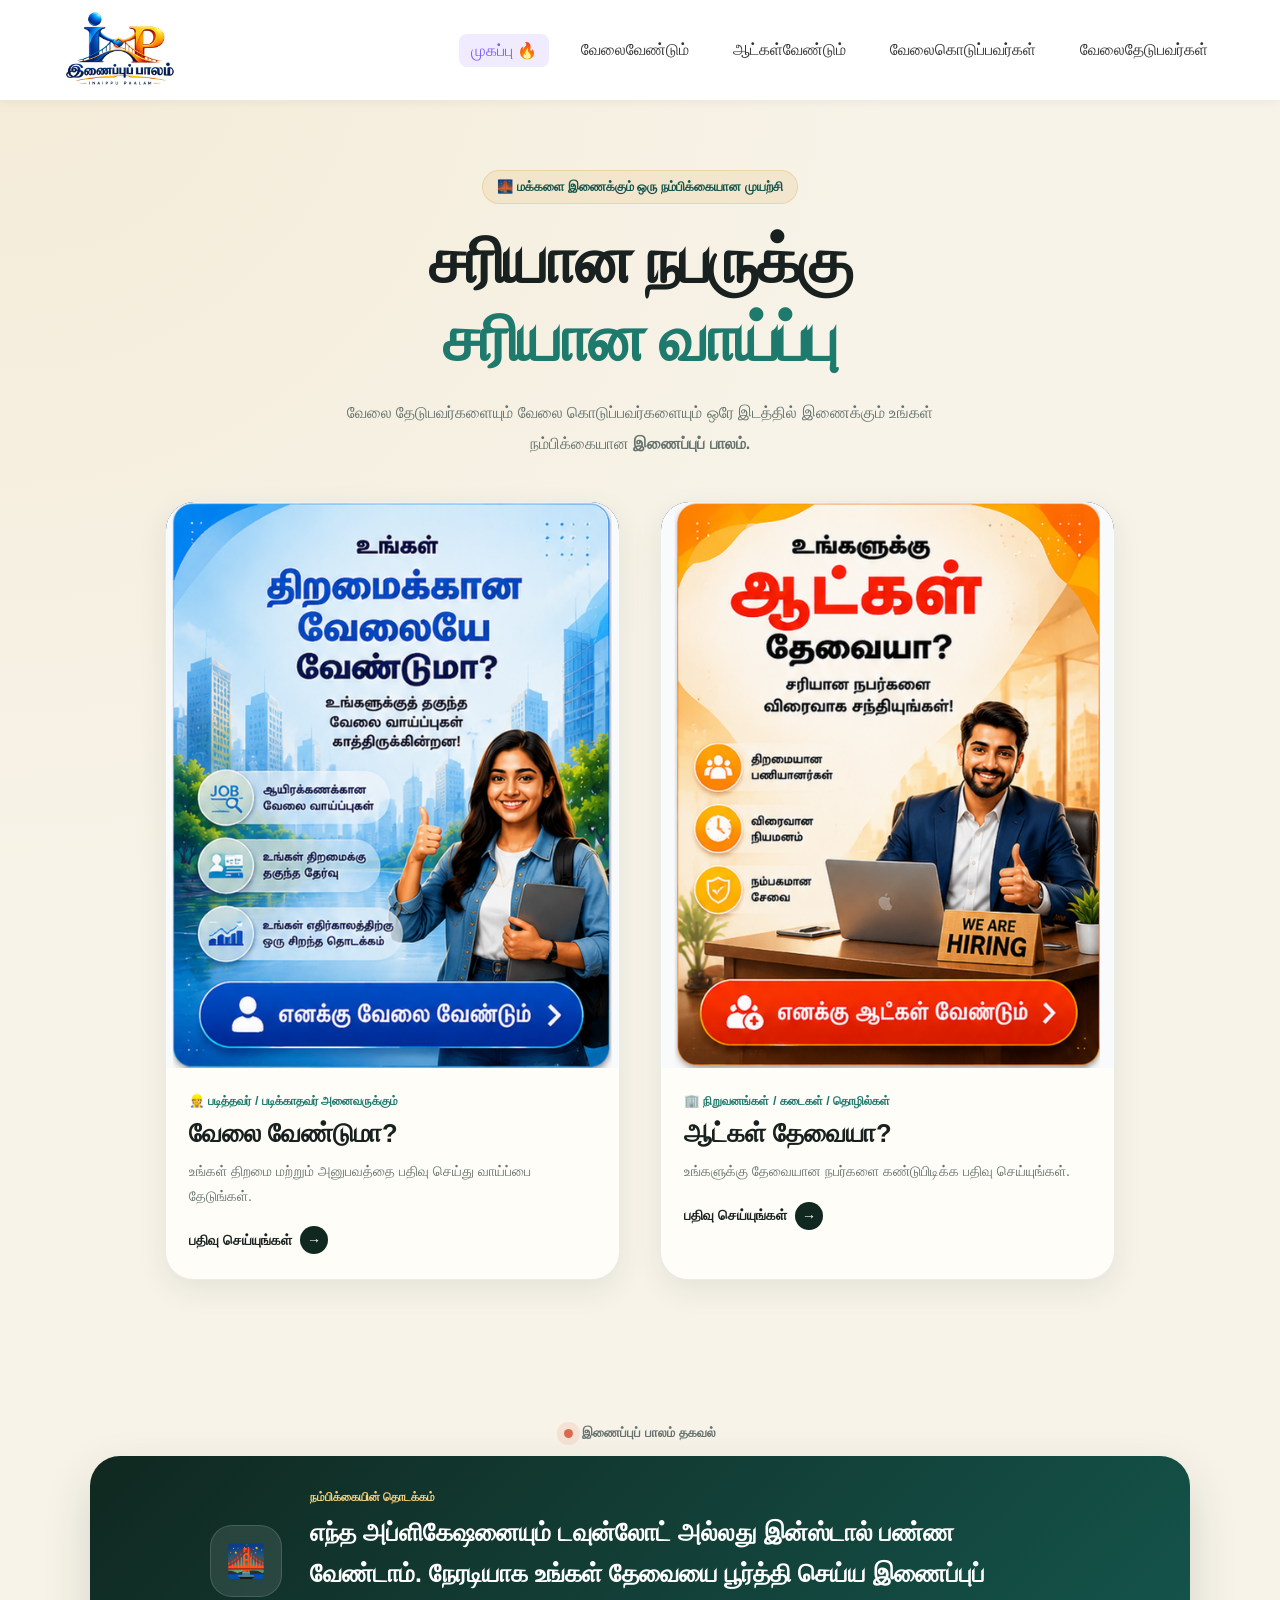
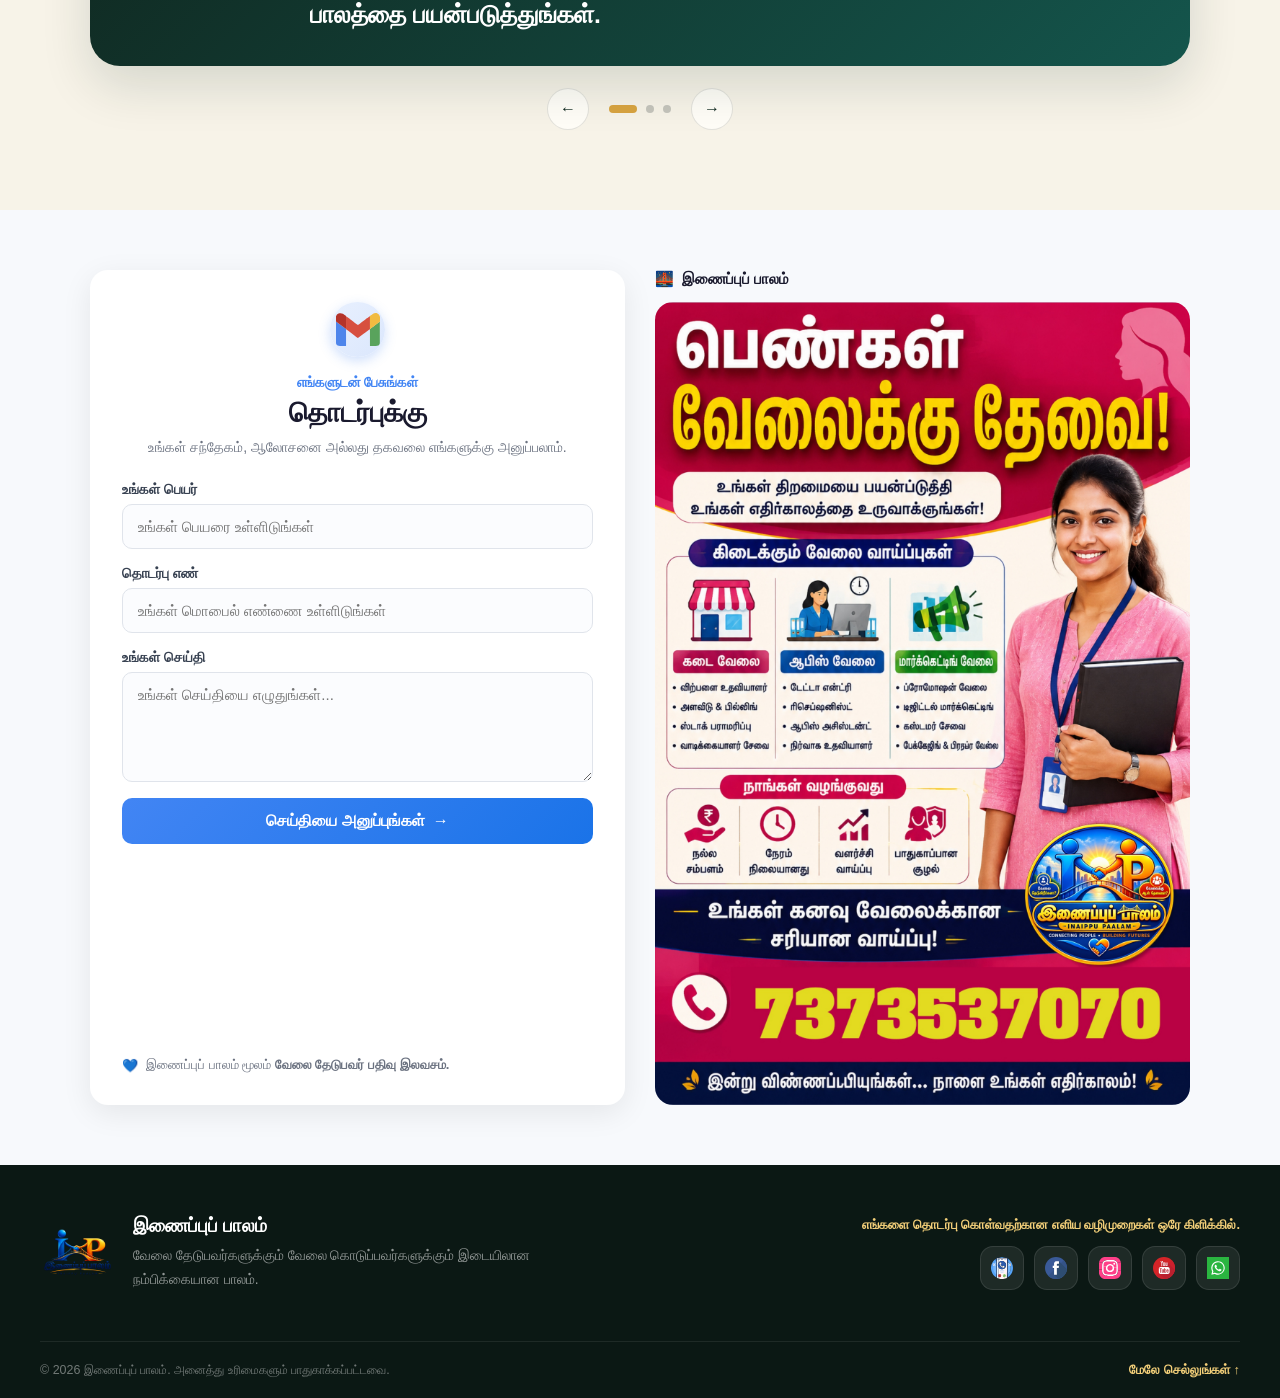
<file: index.html>
<!DOCTYPE html>
<html lang="ta">

<head>

<!-- =====================================================
         PATCH 0 - அடிப்படை Website அமைப்பு & CANONICAL
         ===================================================== -->

    <link rel="canonical" href="https://inaippupalam.in/">

    <meta charset="UTF-8">

    <meta name="viewport"
          content="width=device-width, initial-scale=1.0">


    <!-- =====================================================
         PATCH 0.1 - SEO META TAGS
         தமிழ்நாடு முழுவதும் வேலைவாய்ப்பு தேடலுக்காக
         ===================================================== -->

    <meta name="description"
          content="இணைப்புப் பாலம் (Inaippu Palam / Inaippu Paalam) - தமிழ்நாடு முழுவதும் வேலைவாய்ப்புகள் மற்றும் ஆட்கள் தேவைக்கான இலவச தளம். வேலை தேடுபவர்களையும் வேலை வழங்குபவர்களையும் நேரடியாக இணைக்கும் தளம்.">

    <meta name="keywords"
          content="இணைப்புப்பாலம், இணைப்பு பாலம், இணைப்பு பழம், Inaippu Palam, Inaippu Paalam, Inaippupaalam, Inaippupalam, inaippupalam.in, தமிழ்நாடு வேலைவாய்ப்பு, தனியார் வேலைவாய்ப்பு, Tamil Nadu jobs, Best Job Portal in Tamil Nadu, Job Seeker Tamil Nadu, Local Jobs Tamil Nadu">

    <meta name="author"
          content="Inaippu Palam">

    <meta name="robots"
          content="index, follow">


    <!-- =====================================================
         PATCH 0.2 - OPEN GRAPH
         WhatsApp / Facebook Share
         ===================================================== -->

    <meta property="og:title"
          content="இணைப்புப் பாலம் | தமிழ்நாடு வேலைவாய்ப்பு">

    <meta property="og:description"
          content="வேலை தேடுபவர்களையும் வேலை வழங்குபவர்களையும் இணைக்கும் நம்பிக்கையான இணைப்புப் பாலம்.">

    <meta property="og:type"
          content="website">

    <meta property="og:url"
          content="https://inaippupalam.in/">

    <meta property="og:image"
          content="https://inaippupalam.in/assets/logo/logo.png">


    <!-- =====================================================
         PATCH 0.3 - LOCATION SEO
         ===================================================== -->

    <meta name="geo.region"
          content="IN-TN">

    <meta name="geo.placename"
          content="Tamil Nadu">


    <!-- =====================================================
         PATCH 0.4 - TITLE + LOGO + CSS
         ===================================================== -->

    <title>
        இணைப்புப் பாலம் | தமிழ்நாடு வேலைவாய்ப்பு மையம்
    </title>

    <link rel="icon"
          type="image/png"
          href="assets/logo/logo.png">

    <link rel="stylesheet"
          href="style.css">

</head>


<body id="top">


    <!-- =====================================================
         PATCH 1 - NAVIGATION BAR
         ===================================================== -->

    <header class="site-header">

        <nav class="navbar">

            <div class="nav-container">

                <!-- Logo -->
                <a href="index.html"
                   class="brand">

                    <img src="assets/logo/logo.png"
                         alt="இணைப்புப் பாலம் Logo"
                         class="brand-logo">

                </a>


                <!-- Mobile Menu Button -->
                <button class="menu-toggle"
                        id="menuToggle"
                        type="button"
                        aria-label="மெனுவை திறக்கவும்"
                        aria-expanded="false">

                    <span></span>
                    <span></span>
                    <span></span>

                </button>


                <!-- Navigation Links -->
                <ul class="nav-links"
                    id="navLinks">

                   <li><a href="index.html" class="active">முகப்பு 🔥</a></li>

                    <li><a href="job-seekers/job-seekers.html">வேலைவேண்டும்</a></li>

                    <li><a href="job-providers/job-providers.html">ஆட்கள்வேண்டும்</a></li>

                    <li><a href="public/jobs/jobs.html">வேலைகொடுப்பவர்கள்</a></li>

                    <li><a href="public/seekers/seekers.html">வேலைதேடுபவர்கள்</a></li>
                 

                </ul>

            </div>

        </nav>

    </header>


    <!-- =====================================================
         PATCH 1 - NAVIGATION BAR - END
         ===================================================== -->


    <main>


        <!-- =================================================
             PATCH 2 - HERO SECTION
             வேலை தேடுபவர் + வேலை வழங்குபவர்
             ================================================= -->

        <section class="hero-section">

            <div class="hero-intro">

                <span class="eyebrow">
                    🌉 மக்களை இணைக்கும் ஒரு நம்பிக்கையான முயற்சி
                </span>

                <h1>
                    <span>சரியான நபருக்கு</span>
                    <strong>சரியான வாய்ப்பு</strong>
                </h1>

                <p>
                    வேலை தேடுபவர்களையும் வேலை கொடுப்பவர்களையும்
                    ஒரே இடத்தில் இணைக்கும் உங்கள் நம்பிக்கையான
                    <b>இணைப்புப் பாலம்.</b>
                </p>

            </div>


            <!-- =================================================
                 PATCH 2.1 - JOB SEEKER CARD
                 ================================================= -->

            <div class="poster-grid two-only">


                <!-- வேலை தேடுபவர் -->

                <a href="job-seekers/job-seekers.html"
                   class="poster-card seeker-card"
                   aria-label="வேலை தேடுபவர் பதிவு செய்ய">

                    <div class="poster-image-wrap">

                        <img src="assets/images/job-seeker-poster.png"
                             alt="உங்கள் திறமைக்கேற்ற வேலை வேண்டுமா?">

                    </div>


                    <div class="poster-card-info">

                        <span>
                            👷 படித்தவர் / படிக்காதவர் அனைவருக்கும்
                        </span>

                        <h2>
                            வேலை வேண்டுமா?
                        </h2>

                        <p>
                            உங்கள் திறமை மற்றும் அனுபவத்தை பதிவு செய்து
                            வாய்ப்பை தேடுங்கள்.
                        </p>

                        <span class="poster-action">
                            பதிவு செய்யுங்கள் <b>→</b>
                        </span>

                    </div>

                </a>


                <!-- =================================================
                     PATCH 2.2 - EMPLOYER CARD
                     ================================================= -->

                <a href="job-providers/job-providers.html"
                   class="poster-card employer-card"
                   aria-label="வேலைக்கு ஆட்கள் தேவை - பதிவு செய்ய">

                    <div class="poster-image-wrap">

                        <img src="assets/images/employer-poster.png"
                             alt="உங்களுக்கு வேலைக்கு ஆட்கள் தேவையா?">

                    </div>


                    <div class="poster-card-info">

                        <span>
                            🏢 நிறுவனங்கள் / கடைகள் / தொழில்கள்
                        </span>

                        <h2>
                            ஆட்கள் தேவையா?
                        </h2>

                        <p>
                            உங்களுக்கு தேவையான நபர்களை கண்டுபிடிக்க
                            பதிவு செய்யுங்கள்.
                        </p>

                        <span class="poster-action">
                            பதிவு செய்யுங்கள் <b>→</b>
                        </span>

                    </div>

                </a>

            </div>


            <!-- =================================================
                 PATCH 2.3 - QUICK ACTION BUTTONS
                 ================================================= -->

            <div class="quick-actions">

                <a href="job-seekers/job-seekers.html"
                   class="quick-btn quick-seeker">

                    <span>🔎</span>

                    <div>

                        <small>
                            உங்கள் திறமைக்கேற்ற
                        </small>

                        <strong>
                            வேலை தேடுங்கள்
                        </strong>

                    </div>

                </a>


                <a href="job-providers/job-providers.html"
                   class="quick-btn quick-provider">

                    <span>➕</span>

                    <div>

                        <small>
                            உங்கள் நிறுவனத்திற்கு
                        </small>

                        <strong>
                            ஆட்களை தேடுங்கள்
                        </strong>

                    </div>

                </a>

            </div>

        </section>


        <!-- =====================================================
             PATCH 2 - HERO SECTION - END
             ===================================================== -->


        <!-- =====================================================
             PATCH 4 - INFORMATION SLIDER
             script.js இதை Control செய்யும்
             ===================================================== -->

        <section class="message-slider-section">


            <div class="slider-top-line">

                <span class="live-dot"></span>

                <span>
                    இணைப்புப் பாலம் தகவல்
                </span>

            </div>


            <div class="message-slider"
                 id="messageSlider">


                <!-- Slide 1 -->

                <article class="message-slide active">

                    <div class="slide-icon">
                        🌉
                    </div>

                    <div>

                        <span>
                            நம்பிக்கையின் தொடக்கம்
                        </span>

                        <h3>
                            எந்த அப்ளிகேஷனையும் டவுன்லோட்
                            அல்லது இன்ஸ்டால் பண்ண வேண்டாம்.
                            நேரடியாக உங்கள் தேவையை பூர்த்தி
                            செய்ய இணைப்புப் பாலத்தை பயன்படுத்துங்கள்.
                        </h3>

                    </div>

                </article>


                <!-- Slide 2 -->

                <article class="message-slide">

                    <div class="slide-icon">
                        🤝
                    </div>

                    <div>

                        <span>
                            எங்கள் நோக்கம்
                        </span>

                        <h3>
                            இணைப்புப் பாலம்:
                            வேலை தேடுபவர்களுக்கும் நிறுவனங்களுக்கும்
                            இடையே ஒரு நம்பிக்கையான பாலம்.
                        </h3>

                    </div>

                </article>


                <!-- Slide 3 -->

                <article class="message-slide">

                    <div class="slide-icon">
                        💙
                    </div>

                    <div>

                        <span>
                            அனைவருக்கும் ஒரு வாய்ப்பு
                        </span>

                        <h3>
                            நீங்க படிச்சவரா இருந்தாலும்,
                            படிக்காதவரா இருந்தாலும்,
                            உங்க திறமைக்கு ஏற்ற வேலை
                            இங்கே காத்திருக்கு!
                        </h3>

                    </div>

                </article>


            </div>


            <!-- Slider Controls -->

            <div class="slider-controls">

                <button type="button"
                        class="slider-arrow"
                        id="prevSlide"
                        aria-label="முந்தைய தகவல்">
                    ←
                </button>


                <div class="slider-dots"
                     id="sliderDots">

                    <button type="button"
                            class="slider-dot active"
                            data-slide="0"
                            aria-label="தகவல் 1">
                    </button>

                    <button type="button"
                            class="slider-dot"
                            data-slide="1"
                            aria-label="தகவல் 2">
                    </button>

                    <button type="button"
                            class="slider-dot"
                            data-slide="2"
                            aria-label="தகவல் 3">
                    </button>

                </div>


                <button type="button"
                        class="slider-arrow"
                        id="nextSlide"
                        aria-label="அடுத்த தகவல்">
                    →
                </button>

            </div>

        </section>


        <!-- =====================================================
             PATCH 4 - SLIDER - END
             ===================================================== -->


        <!-- =====================================================
             PATCH 5 - CONTACT SECTION
             Google Sheet இணைப்பு
             ===================================================== -->

        <section class="contact-section"
                 id="contact">

            <div class="contact-wrapper">


                <!-- Contact Form -->

                <div class="contact-card">


                    <div class="contact-icon-badge">

                        <img src="assets/icons/Gmail.svg"
                             alt="மின்னஞ்சல்">

                    </div>


                    <div class="contact-heading">

                        <span>
                            எங்களுடன் பேசுங்கள்
                        </span>

                        <h2>
                            தொடர்புக்கு
                        </h2>

                        <p>
                            உங்கள் சந்தேகம், ஆலோசனை அல்லது தகவலை
                            எங்களுக்கு அனுப்பலாம்.
                        </p>

                    </div>


                    <form class="contact-form"
                          id="contactForm">


                        <!-- பெயர் -->

                        <div class="form-group">

                            <label for="contactName">
                                உங்கள் பெயர்
                            </label>

                            <input type="text"
                                   id="contactName"
                                   name="name"
                                   placeholder="உங்கள் பெயரை உள்ளிடுங்கள்"
                                   autocomplete="name"
                                   required>

                        </div>


                        <!-- Phone -->

                        <div class="form-group">

                            <label for="contactPhone">
                                தொடர்பு எண்
                            </label>

                            <input type="tel"
                                   id="contactPhone"
                                   name="phone"
                                   placeholder="உங்கள் மொபைல் எண்ணை உள்ளிடுங்கள்"
                                   inputmode="numeric"
                                   autocomplete="tel"
                                   required>

                        </div>


                        <!-- Message -->

                        <div class="form-group">

                            <label for="contactMessage">
                                உங்கள் செய்தி
                            </label>

                            <textarea id="contactMessage"
                                      name="message"
                                      rows="4"
                                      placeholder="உங்கள் செய்தியை எழுதுங்கள்..."
                                      required></textarea>

                        </div>


                        <!-- Submit -->

                        <button type="submit"
                                class="contact-submit-btn">

                            <span>
                                செய்தியை அனுப்புங்கள்
                            </span>

                            <b>
                                →
                            </b>

                        </button>


                        <!-- Form Status -->

                        <p class="form-status"
                           id="formStatus">
                        </p>

                    </form>


                    <!-- Free Seeker Registration Note -->

                    <div class="contact-mini-note">

                        <span>💙</span>

                        <p>
                            இணைப்புப் பாலம் மூலம்
                            <strong>
                                வேலை தேடுபவர் பதிவு இலவசம்.
                            </strong>
                        </p>

                    </div>

                </div>


                <!-- Contact Side Poster -->

                <div class="contact-poster-side">


                    <div class="poster-side-label">

                        <span>🌉</span>

                        இணைப்புப் பாலம்

                    </div>


                    <div class="contact-poster-frame">

                        <img src="assets/images/inaippu-5.jpg"
                             alt="இணைப்புப் பாலம் தகவல்"
                             onerror="this.style.display='none'; document.getElementById('posterFallback').style.display='flex';">


                        <!-- Image கிடைக்கவில்லை என்றால் -->

                        <div class="poster-fallback"
                             id="posterFallback">

                            <span>
                                🌉
                            </span>

                            <h3>
                                இணைப்புப் பாலம்
                            </h3>

                            <p>
                                வேலை தேடுபவர்களையும்
                                வேலை கொடுப்பவர்களையும்
                                இணைக்கும் நம்பிக்கையான முயற்சி.
                            </p>

                        </div>

                    </div>

                </div>

            </div>

        </section>


        <!-- =====================================================
             PATCH 5 - CONTACT SECTION - END
             ===================================================== -->

    </main>


    <!-- =====================================================
         PATCH 6 - FOOTER
         ===================================================== -->

    <footer class="site-footer">


        <div class="footer-main">


            <!-- Footer Brand -->

            <div class="footer-brand">

                <a href="#top"
                   class="footer-logo-link">

                    <img src="assets/logo/logo.png"
                         alt="இணைப்புப் பாலம் லோகோ">

                </a>


                <div>

                    <h3>
                        இணைப்புப் பாலம்
                    </h3>

                    <p>
                        வேலை தேடுபவர்களுக்கும்
                        வேலை கொடுப்பவர்களுக்கும் இடையிலான
                        நம்பிக்கையான பாலம்.
                    </p>

                </div>

            </div>


            <!-- Social Media -->

            <div class="footer-social">

                <p>
                   எங்களை தொடர்பு கொள்வதற்கான எளிய வழிமுறைகள் ஒரே கிளிக்கில்.
                </p>


                <div class="social-links">


                <!-- Call Button -->

                    <!-- Call Button - FIXED -->

                      <a href="tel:+917373537070" 
                        class="social-link" 
                         aria-label="Call Us">
                      <img src="assets/icons/call-us.svg" alt="Call Us">
                    </a>

                    <!-- Facebook -->

                    <a href="https://www.facebook.com/profile.php?id=61593341843801"
                       target="_blank"
                       rel="noopener"
                       class="social-link"
                       aria-label="Facebook">

                        <img src="assets/icons/Facebook.svg"
                             alt="Facebook">

                    </a>


                    <!-- Instagram -->

                    <a href="https://www.instagram.com/inaippu.palam/?hl=en"
                       target="_blank"
                       rel="noopener"
                       class="social-link"
                       aria-label="Instagram">

                        <img src="assets/icons/Instagram.svg"
                             alt="Instagram">

                    </a>


                    <!-- YouTube -->

                    <a href="https://www.youtube.com/@inaippupalam"
                       target="_blank"
                       rel="noopener"
                       class="social-link"
                       aria-label="YouTube">

                        <img src="assets/icons/YouTube.svg"
                             alt="YouTube">

                    </a>


                    <!-- WhatsApp -->

                    <a href="https://wa.me/917373537070"
                       target="_blank"
                       rel="noopener"
                       class="social-link"
                       aria-label="WhatsApp">

                        <img src="assets/icons/WhatsApp.svg"
                             alt="WhatsApp">

                    </a>


                </div>

            </div>

        </div>


        <!-- Footer Bottom -->

        <div class="footer-bottom">

            <p>
                ©
                <span id="currentYear">2026</span>
                இணைப்புப் பாலம்.
                அனைத்து உரிமைகளும் பாதுகாக்கப்பட்டவை.
            </p>


            <a href="#top"
               class="back-to-top"
               id="backToTop">

                மேலே செல்லுங்கள் ↑

            </a>

        </div>

    </footer>


    <!-- =====================================================
         PATCH 8 - JAVASCRIPT FILES
         முக்கியம்:
         config.js முதலில் வர வேண்டும்.
         script.js அதற்குப் பிறகு வர வேண்டும்.
         ===================================================== -->

    <script src="config.js"></script>

    <script src="script.js"></script>


</body>

</html>
</file>
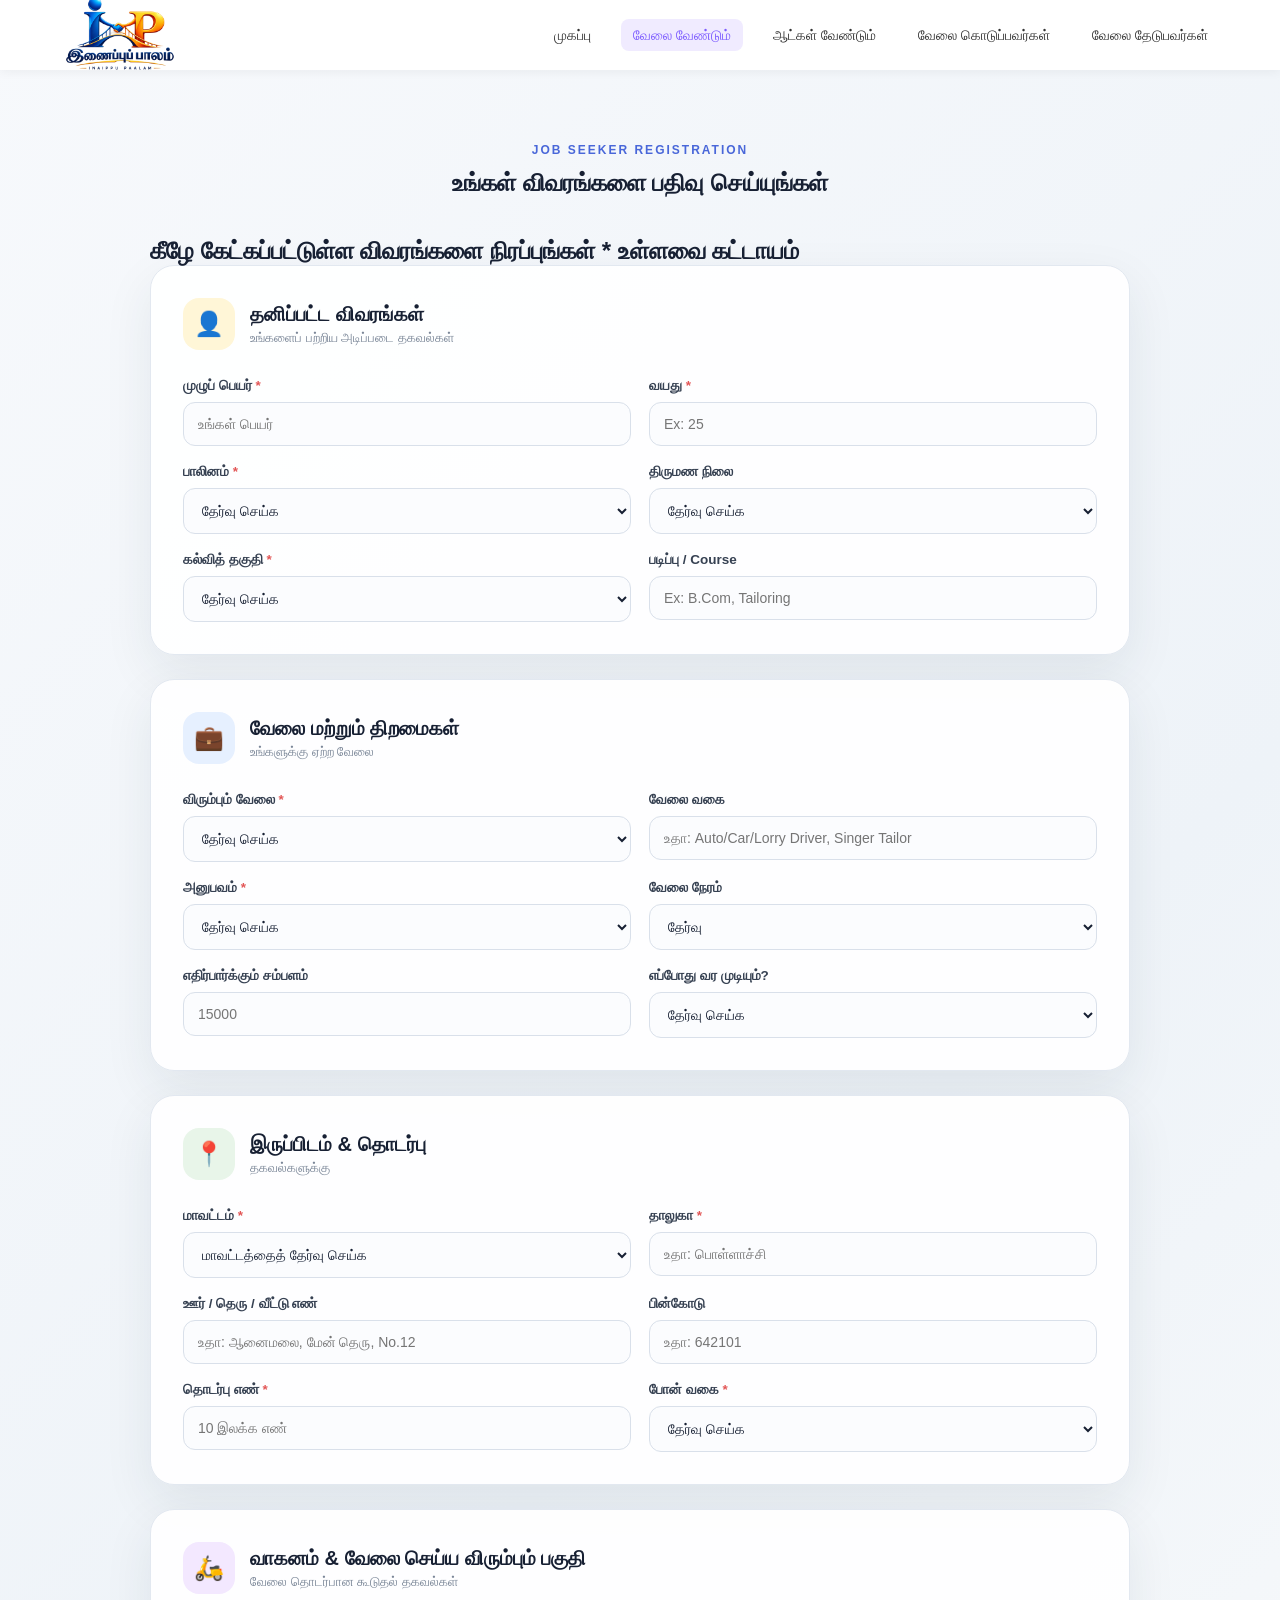
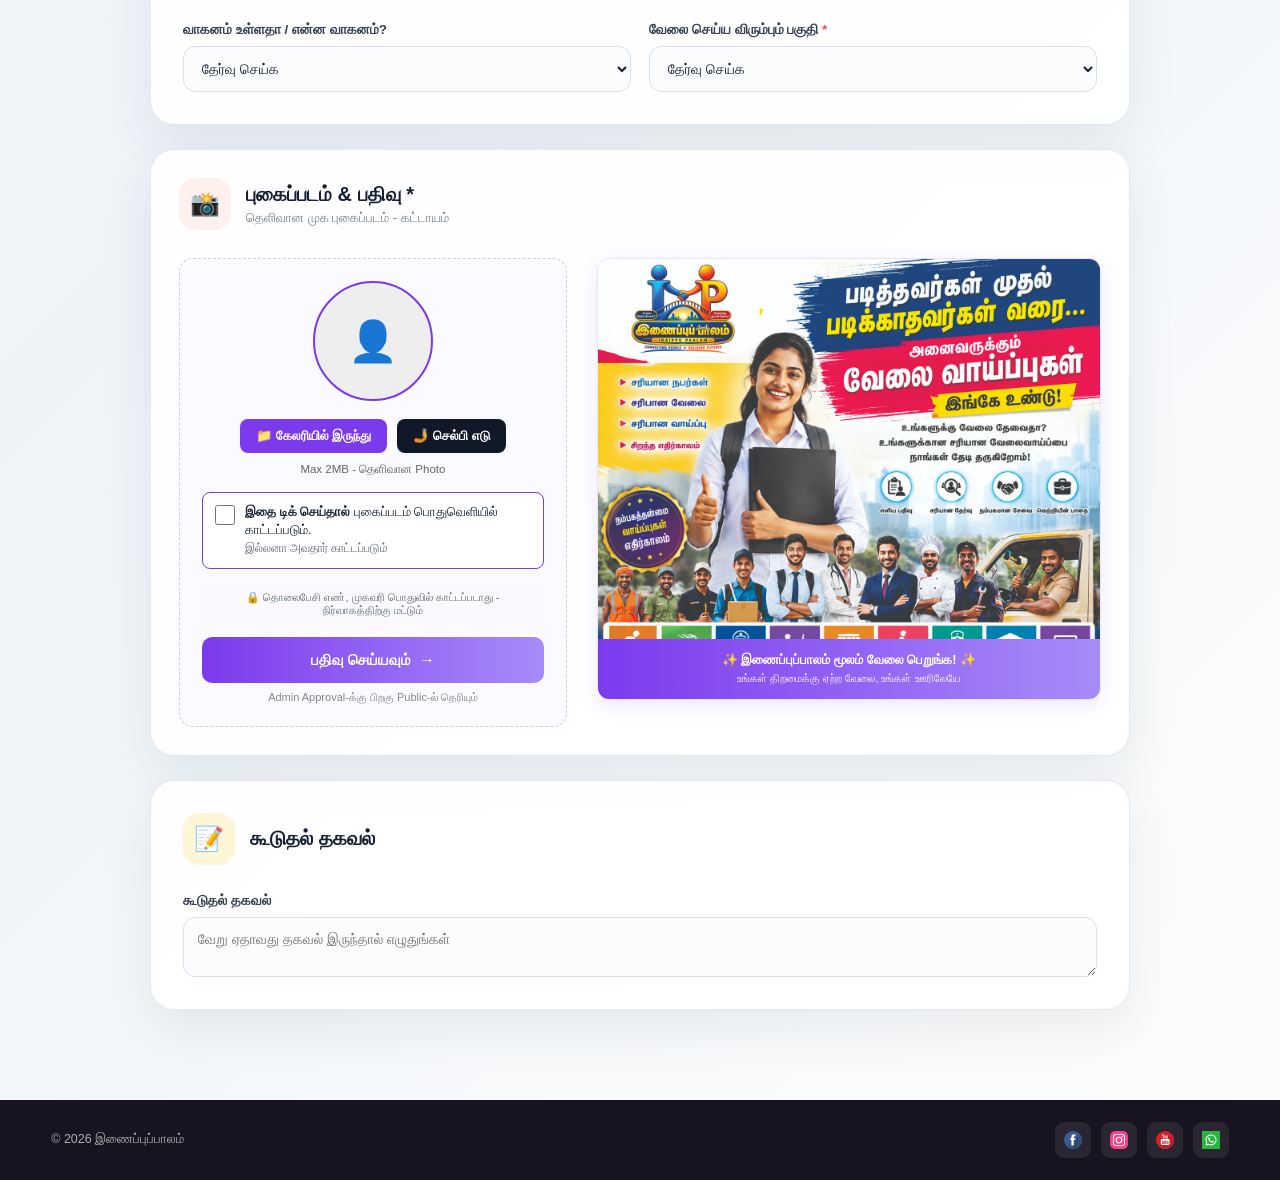
<file: job-seeker/job-seeker.html>
<!DOCTYPE html>
<html lang="ta">
<head>
    <meta charset="UTF-8">
    <meta name="viewport" content="width=device-width, initial-scale=1.0">
    <title>வேலை தேடுபவர் | இணைப்புப்பாலம்</title>
    <link rel="icon" type="image/png" href="../assets/logo/logo.png">
    <link rel="stylesheet" href="job-seeker.css">
</head>
<body>

<!-- PATCH 1: NAVIGATION BAR -->
<header class="site-header">
  <nav class="navbar">
    <div class="nav-container">
      <a href="../index.html" class="brand"><img src="../assets/logo/logo.png" alt="Logo" class="brand-logo"></a>
      <button class="menu-toggle" id="menuToggle" type="button" aria-label="Menu"><span></span><span></span><span></span></button>
      <ul class="nav-links" id="navLinks">
        <li><a href="../index.html">முகப்பு</a></li>
        <li><a href="../job-seeker/job-seeker.html" class="active">வேலை வேண்டும்</a></li>
        <li><a href="../job-provider/job-provider.html">ஆட்கள் வேண்டும்</a></li>
        <li><a href="../public/jobs/jobs.html">வேலை கொடுப்பவர்கள்</a></li>
        <li><a href="../public/seekers/seekers.html">வேலை தேடுபவர்கள்</a></li>
      </ul>
    </div>
  </nav>
</header>

<section class="form-section">
    <div class="section-heading">
        <span class="section-tag">JOB SEEKER REGISTRATION</span>
        <h1>உங்கள் விவரங்களை பதிவு செய்யுங்கள்</h1>
    </div>

   <h2>கீழே கேட்கப்பட்டுள்ள விவரங்களை நிரப்புங்கள் * உள்ளவை கட்டாயம்</h2>

    <form id="seekerForm">

        <!-- PATCH 3 / BATCH 06: தனிப்பட்ட விவரங்கள் -->
        <div class="form-card">
            <div class="card-title">
                <div class="title-icon">👤</div>
                <div>
                    <h3>தனிப்பட்ட விவரங்கள்</h3>
                    <p>உங்களைப் பற்றிய அடிப்படை தகவல்கள்</p>
                </div>
            </div>

            <div class="form-grid">

                <div class="form-group">
                    <label for="fullName">முழுப் பெயர் <span>*</span></label>
                    <input type="text" id="fullName" name="Full Name" placeholder="உங்கள் பெயர்" required>
                </div>

                <div class="form-group">
                    <label for="age">வயது <span>*</span></label>
                    <input type="number" id="age" name="Age" min="18" max="80" placeholder="Ex: 25" required>
                </div>

                <div class="form-group">
                    <label for="gender">பாலினம் <span>*</span></label>
                    <select id="gender" name="Gender" required>
                        <option value="">தேர்வு செய்க</option>
                        <option value="male">ஆண்</option>
                        <option value="female">பெண்</option>
                        <option value="other">மற்றவை</option>
                    </select>
                </div>

                <div class="form-group">
                    <label for="maritalStatus">திருமண நிலை</label>
                    <select id="maritalStatus" name="Marital Status">
                        <option value="">தேர்வு செய்க</option>
                        <option value="unmarried">ஆகாதவர்</option>
                        <option value="married">ஆனவர்</option>
                    </select>
                </div>

                <div class="form-group">
                    <label for="education">கல்வித் தகுதி <span>*</span></label>
                    <select id="education" name="Education" required>
                        <option value="">தேர்வு செய்க</option>
                        <option value="No education">படிப்பு இல்லை</option>
                        <option value="sslc">10th</option>
                        <option value="hsc">12th</option>
                        <option value="degree">Degree</option>
                        <option value="other">மற்றவை</option>
                    </select>
                </div>

                <div class="form-group">
                    <label for="course">படிப்பு / Course</label>
                    <input type="text" id="course" name="Course" placeholder="Ex: B.Com, Tailoring">
                </div>

            </div>
        </div>


        <!-- PATCH 4 / BATCH 07: வேலை மற்றும் திறமைகள் -->
        <div class="form-card">
            <div class="card-title">
                <div class="title-icon">💼</div>
                <div>
                    <h3>வேலை மற்றும் திறமைகள்</h3>
                    <p>உங்களுக்கு ஏற்ற வேலை</p>
                </div>
            </div>

            <div class="form-grid">

                <div class="form-group">
                    <label for="jobType">விரும்பும் வேலை <span>*</span></label>
                    <select id="jobType" name="Preferred Job" required>
                        <option value="">தேர்வு செய்க</option>
                        <option value="கடை வேலை">கடை வேலை / விற்பனை / காஷியர்</option>
                        <option value="அலுவலக வேலை">அலுவலக வேலை / ரிசப்ஷனிஸ்ட்</option>
                        <option value="சமையல்">சமையல் / வீட்டு வேலை</option>
                        <option value="கல்வி">கல்வி / ஆசிரியர்</option>
                        <option value="தையல்">தையல் / Cutting Master</option>
                        <option value="டிரைவர்">டிரைவர் / Conductor</option>
                        <option value="மெக்கானிக்">மெக்கானிக் / வெல்டர்</option>
                        <option value="தொழிற்சாலை">தொழிற்சாலை / பேக்கிங் பணி</option>
                        <option value="ஹோட்டல்">ஹோட்டல் / மாஸ்டர் / கிளீனிங்</option>
                        <option value="பாதுகாவலர்">பாதுகாவலர் / Security</option>
                        <option value="டெலிவரி">டெலிவரி / கூரியர்</option>
                        <option value="நர்சிங்">நர்சிங் உதவியாளர் / கேர் கொடுப்பவர்</option>
                        <option value="டெக்னீஷியன்">எலக்ட்ரீஷியன் / டெக்னீஷியன்</option>
                        <option value="அழகுக்கலை">பியூட்டிஷன் / அழகுக்கலை</option>
                        <option value="விவசாயம் / ஃபார்ம் வேலை">விவசாயம் / ஃபார்ம் வேலை</option>
                        <option value="கட்டுமானம்">கட்டுமானம் / லேபர் / கூலி வேலை</option>
                        <option value="மற்றவை">மற்றவை</option>
                    </select>
                </div>

                <div class="form-group">
                    <label for="jobVariety">வேலை வகை</label>
                    <input type="text" id="jobVariety" name="Job Type" placeholder="உதா: Auto/Car/Lorry Driver, Singer Tailor">
                </div>

                <div class="form-group">
                    <label for="experience">அனுபவம் <span>*</span></label>
                    <select id="experience" name="Experience" required>
                        <option value="">தேர்வு செய்க</option>
                        <option value="no-experience">அனுபவம் இல்லை</option>
                        <option value="1-year">1 வருடம்</option>
                        <option value="2-years">2 வருடம்</option>
                        <option value="3-years">3 வருடம்</option>
                        <option value="4-years">4 வருடம்</option>
                        <option value="5-years">5 வருடம் மற்றும் அதற்கு மேல்</option>
                    </select>
                </div>

                <div class="form-group">
                    <label for="workType">வேலை நேரம்</label>
                    <select id="workType" name="Work Type">
                        <option value="">தேர்வு</option>
                        <option value="full-time">Full Time - முழு நேரம்</option>
                        <option value="part-time">Part Time - பகுதி நேரம்</option>
                        <option value="Night-time">Night duty - இரவுப் பணி</option>
                        <option value="temporarily">Temporarily - தற்காலிகமாக</option>
                    </select>
                </div>

                <div class="form-group">
                    <label for="expectedSalary">எதிர்பார்க்கும் சம்பளம்</label>
                    <input type="text" id="expectedSalary" name="Expected Salary" inputmode="numeric" placeholder="15000">
                </div>

                <div class="form-group">
                    <label for="joiningAvailability">எப்போது வர முடியும்?</label>
                    <select id="joiningAvailability" name="Joining Availability">
                        <option value="">தேர்வு செய்க</option>
                        <option value="immediately">உடனடி</option>
                        <option value="within-week">ஒரு வாரத்தில்</option>
                        <option value="within-15-days">15 நாட்களில்</option>
                        <option value="within-month">ஒரு மாதத்தில்</option>
                        <option value="Depending on the job">வேலையைப் பொறுத்து</option>
                    </select>
                </div>

            </div>
        </div>


        <!-- PATCH 5 / BATCH 08: இருப்பிடம் & தொடர்பு -->
        <div class="form-card">
            <div class="card-title">
                <div class="title-icon">📍</div>
                <div>
                    <h3>இருப்பிடம் & தொடர்பு</h3>
                    <p>தகவல்களுக்கு</p>
                </div>
            </div>

            <div class="form-grid">

                <div class="form-group">
                    <label for="district">மாவட்டம் <span>*</span></label>
                    <select id="district" name="District" required>
                        <option value="">மாவட்டத்தைத் தேர்வு செய்க</option>
                        <option value="ariyalur">அரியலூர்</option>
                        <option value="chengalpattu">செங்கல்பட்டு</option>
                        <option value="chennai">சென்னை</option>
                        <option value="coimbatore">கோயம்புத்தூர்</option>
                        <option value="cuddalore">கடலூர்</option>
                        <option value="dharmapuri">தருமபுரி</option>
                        <option value="dindigul">திண்டுக்கல்</option>
                        <option value="erode">ஈரோடு</option>
                        <option value="kallakurichi">கள்ளக்குறிச்சி</option>
                        <option value="kancheepuram">காஞ்சிபுரம்</option>
                        <option value="kanniyakumari">கன்னியாகுமரி</option>
                        <option value="karur">கரூர்</option>
                        <option value="krishnagiri">கிருஷ்ணகிரி</option>
                        <option value="madurai">மதுரை</option>
                        <option value="mayiladuthurai">மயிலாடுதுறை</option>
                        <option value="nagapattinam">நாகப்பட்டினம்</option>
                        <option value="namakkal">நாமக்கல்</option>
                        <option value="perambalur">பெரம்பலூர்</option>
                        <option value="pudukkottai">புதுக்கோட்டை</option>
                        <option value="ramanathapuram">ராமநாதபுரம்</option>
                        <option value="ranipet">ராணிப்பேட்டை</option>
                        <option value="salem">சேலம்</option>
                        <option value="sivaganga">சிவகங்கை</option>
                        <option value="tenkasi">தென்காசி</option>
                        <option value="thanjavur">தஞ்சாவூர்</option>
                        <option value="theni">தேனி</option>
                        <option value="the-nilgiris">நீலகிரி</option>
                        <option value="thoothukudi">தூத்துக்குடி</option>
                        <option value="tiruchirappalli">திருச்சிராப்பள்ளி</option>
                        <option value="tirunelveli">திருநெல்வேலி</option>
                        <option value="tirupathur">திருப்பத்தூர்</option>
                        <option value="tiruppur">திருப்பூர்</option>
                        <option value="tiruvallur">திருவள்ளூர்</option>
                        <option value="tiruvannamalai">திருவண்ணாமலை</option>
                        <option value="tiruvarur">திருவாரூர்</option>
                        <option value="vellore">வேலூர்</option>
                        <option value="viluppuram">விழுப்புரம்</option>
                        <option value="virudhunagar">விருதுநகர்</option>
                    </select>
                </div>

                <div class="form-group">
                    <label for="city">தாலுகா <span>*</span></label>
                    <input type="text" id="city" name="City" placeholder="உதா: பொள்ளாச்சி" required>
                </div>

                <div class="form-group">
                    <label for="address">ஊர் / தெரு / வீட்டு எண்</label>
                    <input type="text" id="address" name="Address" placeholder="உதா: ஆனைமலை, மேன் தெரு, No.12">
                </div>

                <div class="form-group">
                    <label for="pincode">பின்கோடு</label>
                    <input type="text" id="pincode" name="Pincode" maxlength="6" inputmode="numeric" placeholder="உதா: 642101">
                </div>

                <div class="form-group">
                    <label for="phone">தொடர்பு எண் <span>*</span></label>
                    <input type="tel" id="phone" name="Phone" maxlength="10" inputmode="numeric" placeholder="10 இலக்க எண்" required>
                </div>

                <div class="form-group">
                    <label for="phoneType">போன் வகை <span>*</span></label>
                    <select id="phoneType" name="Phone Type" required>
                        <option value="">தேர்வு செய்க</option>
                        <option value="smartphone">ஸ்மார்ட்போன்</option>
                        <option value="button-phone">பட்டன் போன்</option>
                        <option value="no-phone">போன் இல்லை</option>
                    </select>
                </div>

            </div>
        </div>


        <!-- PATCH 6 / BATCH 09: வாகன விவரங்கள் + வேலை செய்ய விரும்பும் பகுதி -->
        <div class="form-card">
            <div class="card-title">
                <div class="title-icon">🛵</div>
                <div>
                    <h3>வாகனம் & வேலை செய்ய விரும்பும் பகுதி</h3>
                    <p>வேலை தொடர்பான கூடுதல் தகவல்கள்</p>
                </div>
            </div>

            <div class="form-grid">

                <!-- ஒரே Vehicle field -->
                <div class="form-group">
                    <label for="vehicle">வாகனம் உள்ளதா / என்ன வாகனம்?</label>
                    <select id="vehicle" name="Vehicle">
                        <option value="">தேர்வு செய்க</option>
                        <option value="no-vehicle">வாகனம் இல்லை</option>
                        <option value="cycle">சைக்கிள்</option>
                        <option value="two-wheeler">டூ வீலர் / பைக்</option>
                        <option value="three-wheeler">த்ரீ வீலர் / ஆட்டோ</option>
                        <option value="four-wheeler">ஃபோர் வீலர் / கார்</option>
                    </select>
                </div>

                <!-- புதிய முக்கிய தகவல் -->
                <div class="form-group">
                    <label for="preferredWorkArea">வேலை செய்ய விரும்பும் பகுதி <span>*</span></label>
                    <select id="preferredWorkArea" name="Preferred Work Area" required>
                        <option value="">தேர்வு செய்க</option>
                        <option value="own-area">சொந்த ஊர் மட்டும்</option>
                        <option value="nearby">அருகிலுள்ள பகுதிகள்</option>
                        <option value="district">மாவட்டம் முழுவதும்</option>
                        <option value="tamil-nadu">தமிழ்நாடு முழுவதும்</option>
                    </select>
                </div>

            </div>
        </div>


        <!-- PATCH 7 / BATCH 10: புகைப்படம் & பதிவு -->
        <div class="form-card photo-submit-card">
            <div class="card-title">
                <div class="title-icon">📸</div>
                <div>
                    <h3>புகைப்படம் & பதிவு <span>*</span></h3>
                    <p>தெளிவான முக புகைப்படம் - கட்டாயம்</p>
                </div>
            </div>

            <div class="photo-submit-grid">

                <div class="photo-side">

                    <div class="photo-preview" id="photoPreview">
                        <span id="photoPlaceholder">👤</span>
                       
<img id="previewImage" src="data:image/svg+xml,%3Csvg xmlns='http://www.w3.org/2000/svg' width='200' height='200' viewBox='0 0 200 200'%3E%3Crect fill='%23ddd' width='200' height='200'/%3E%3Ctext fill='%23999' x='50%25' y='50%25' text-anchor='middle' dy='.3em'%3ENo Image%3C/text%3E%3C/svg%3E" alt="Preview">

                    </div>

                    <div class="photo-action-group">
                        <label for="profilePhoto" class="upload-button">📁 கேலரியில் இருந்து</label>
                        <button type="button" id="selfieButton" class="upload-button selfie-button">🤳 செல்பி எடு</button>
                    </div>

                    <input type="file" id="profilePhoto" name="Photo" accept="image/*" hidden>

                    <div id="selfieCameraWrap" class="selfie-camera-wrap" style="display:none;">
                        <video id="selfieVideo" autoplay playsinline muted></video>
                        <canvas id="selfieCanvas" style="display:none;"></canvas>

                        <div class="selfie-controls">
                            <button type="button" id="flipCameraBtn" class="flip-btn">🔄 பேக் கேமரா</button>
                            <button type="button" id="capturePhotoBtn" class="capture-btn">📸 படம் எடு</button>
                            <button type="button" id="retakePhotoBtn" class="retake-btn" style="display:none;">🔄 மீண்டும்</button>
                            <button type="button" id="usePhotoBtn" class="use-btn" style="display:none;">✅ இதை பயன்படுத்து</button>
                            <button type="button" id="closeCameraBtn" class="close-btn">❌ மூடு</button>
                        </div>

                        <p class="selfie-hint">முகம் நேரா தெரியிற மாதிரி வச்சு எடுங்க</p>
                    </div>

                    <p class="photo-hint" id="photoStatusText">Max 2MB - தெளிவான Photo</p>

                    <label class="check-row big-check">
                        <input type="checkbox" id="allowPublicPhoto" name="Allow Public Photo" value="yes">
                        <span>
                            <strong>இதை டிக் செய்தால்</strong> புகைப்படம் பொதுவெளியில் காட்டப்படும்.<br>
                            <small>இல்லனா அவதார் காட்டப்படும்</small>
                        </span>
                    </label>

                    <p class="privacy-note new-privacy">
                        🔒 தொலைபேசி எண், முகவரி பொதுவில் காட்டப்படாது - நிர்வாகத்திற்கு மட்டும்
                    </p>

                    <button type="submit" class="submit-button" id="submitButton">
                        <span>பதிவு செய்யவும்</span><strong>→</strong>
                    </button>

                    <p class="admin-note">Admin Approval-க்கு பிறகு Public-ல் தெரியும்</p>

                </div>

                <div class="submit-side">
                    <div class="team-image-box">
                        <img src="../assets/images/inaippu-3.jpg" alt="Team">
                        <div class="team-dialog">
                            ✨ இணைப்புப்பாலம் மூலம் வேலை பெறுங்க! ✨<br>
                            <small>உங்கள் திறமைக்கு ஏற்ற வேலை, உங்கள் ஊரிலேயே</small>
                        </div>
                    </div>
                </div>

            </div>
        </div>


        <!-- PATCH 7.5: Additional Info -->
        <div class="form-card">
            <div class="card-title">
                <div class="title-icon">📝</div>
                <div><h3>கூடுதல் தகவல்</h3></div>
            </div>

            <div class="form-grid">
                <div class="form-group full-width">
                    <label for="additionalInfo">கூடுதல் தகவல்</label>
                    <textarea id="additionalInfo" name="Additional Info" placeholder="வேறு ஏதாவது தகவல் இருந்தால் எழுதுங்கள்"></textarea>
                </div>
            </div>
        </div>

    </form>
</section>


<div class="success-overlay" id="successOverlay">
    <div class="success-box">
        <div class="success-icon">✓</div>
        <h2>பதிவு வெற்றி!</h2>
        <button type="button" id="successClose" class="success-close">சரி</button>
    </div>
</div>


<footer class="jobs-footer">
    <div class="jobs-footer-inner">
        <div class="jobs-footer-left">
            <p>© 2026 இணைப்புப்பாலம்</p>
        </div>

        <div class="jobs-footer-socials">
            <a href="#"><img src="../assets/icons/Facebook.svg" alt="FB"></a>
            <a href="#"><img src="../assets/icons/Instagram.svg" alt="IG"></a>
            <a href="#"><img src="../assets/icons/YouTube.svg" alt="YT"></a>
            <a href="#"><img src="../assets/icons/WhatsApp.svg" alt="WA"></a>
        </div>
    </div>
</footer>

<script src="../config.js"></script>
<script src="job-seeker.js"></script>

</body>
</html>
</file>
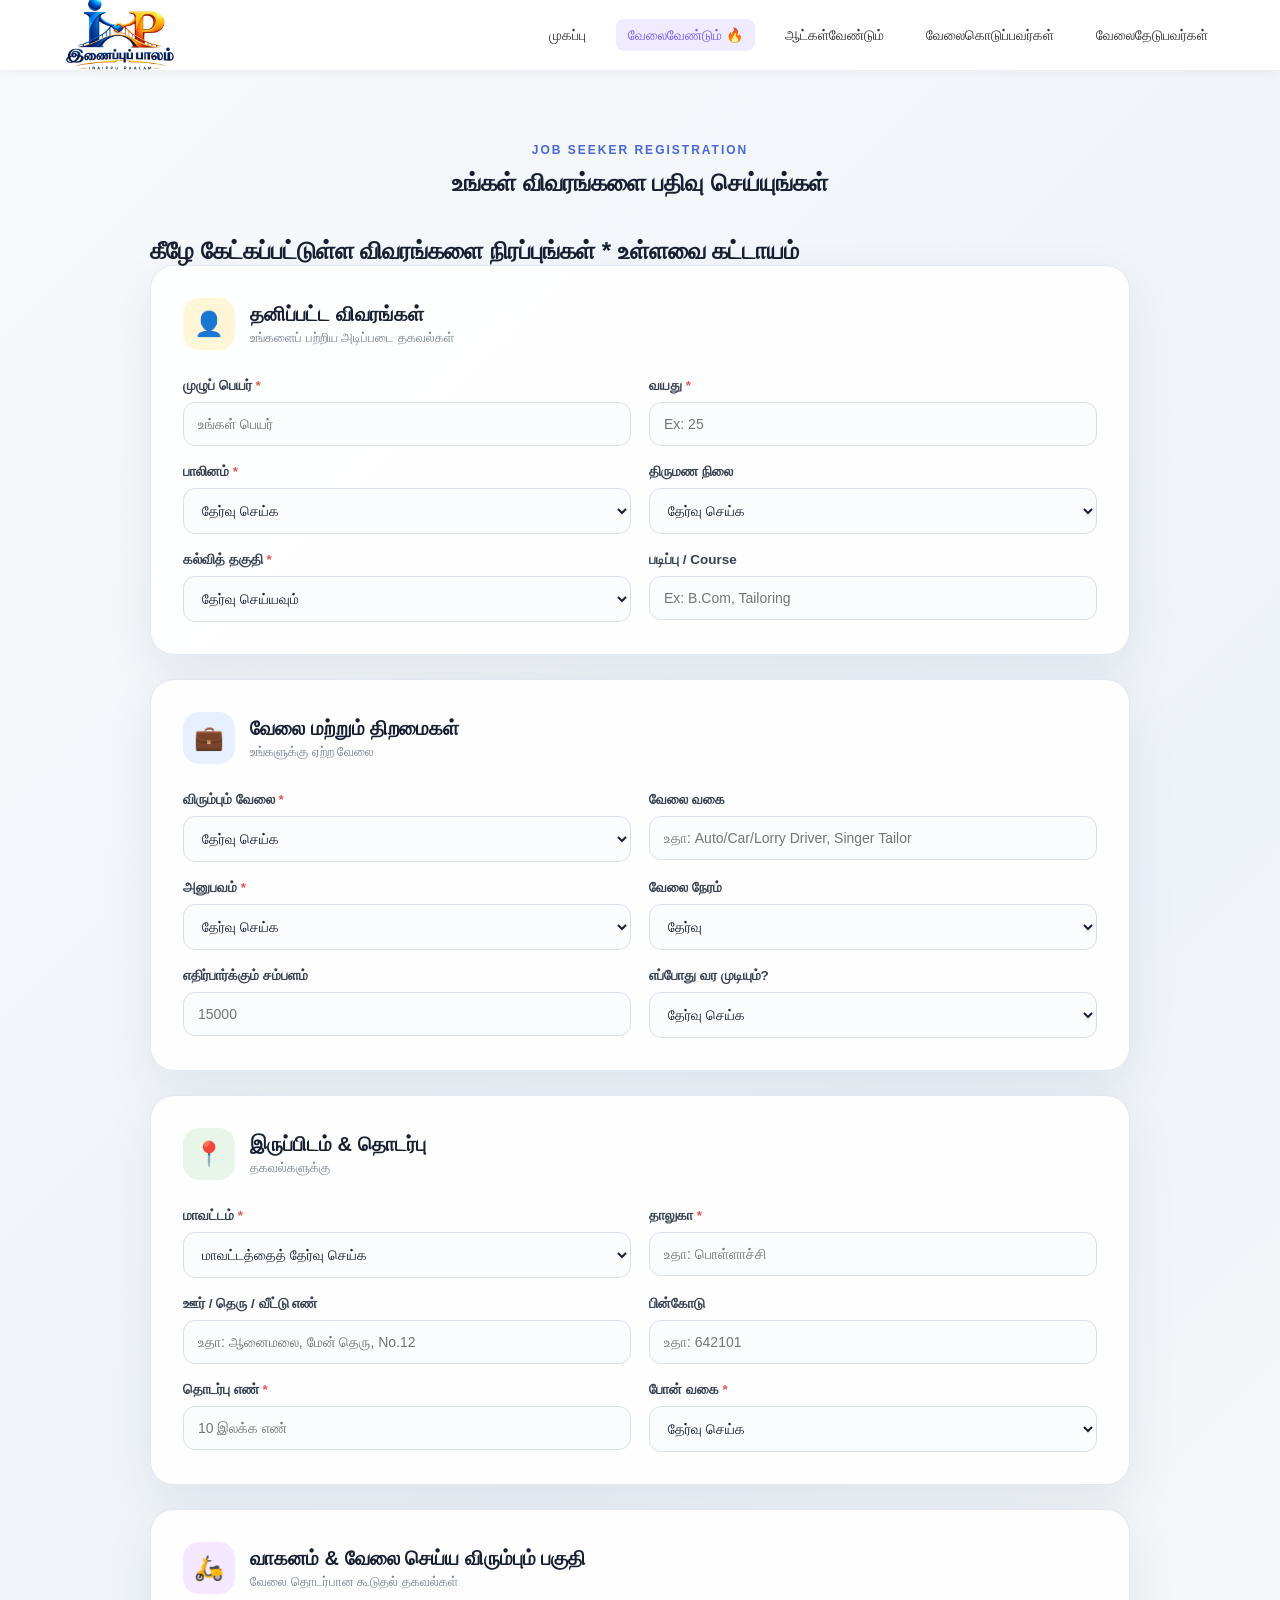
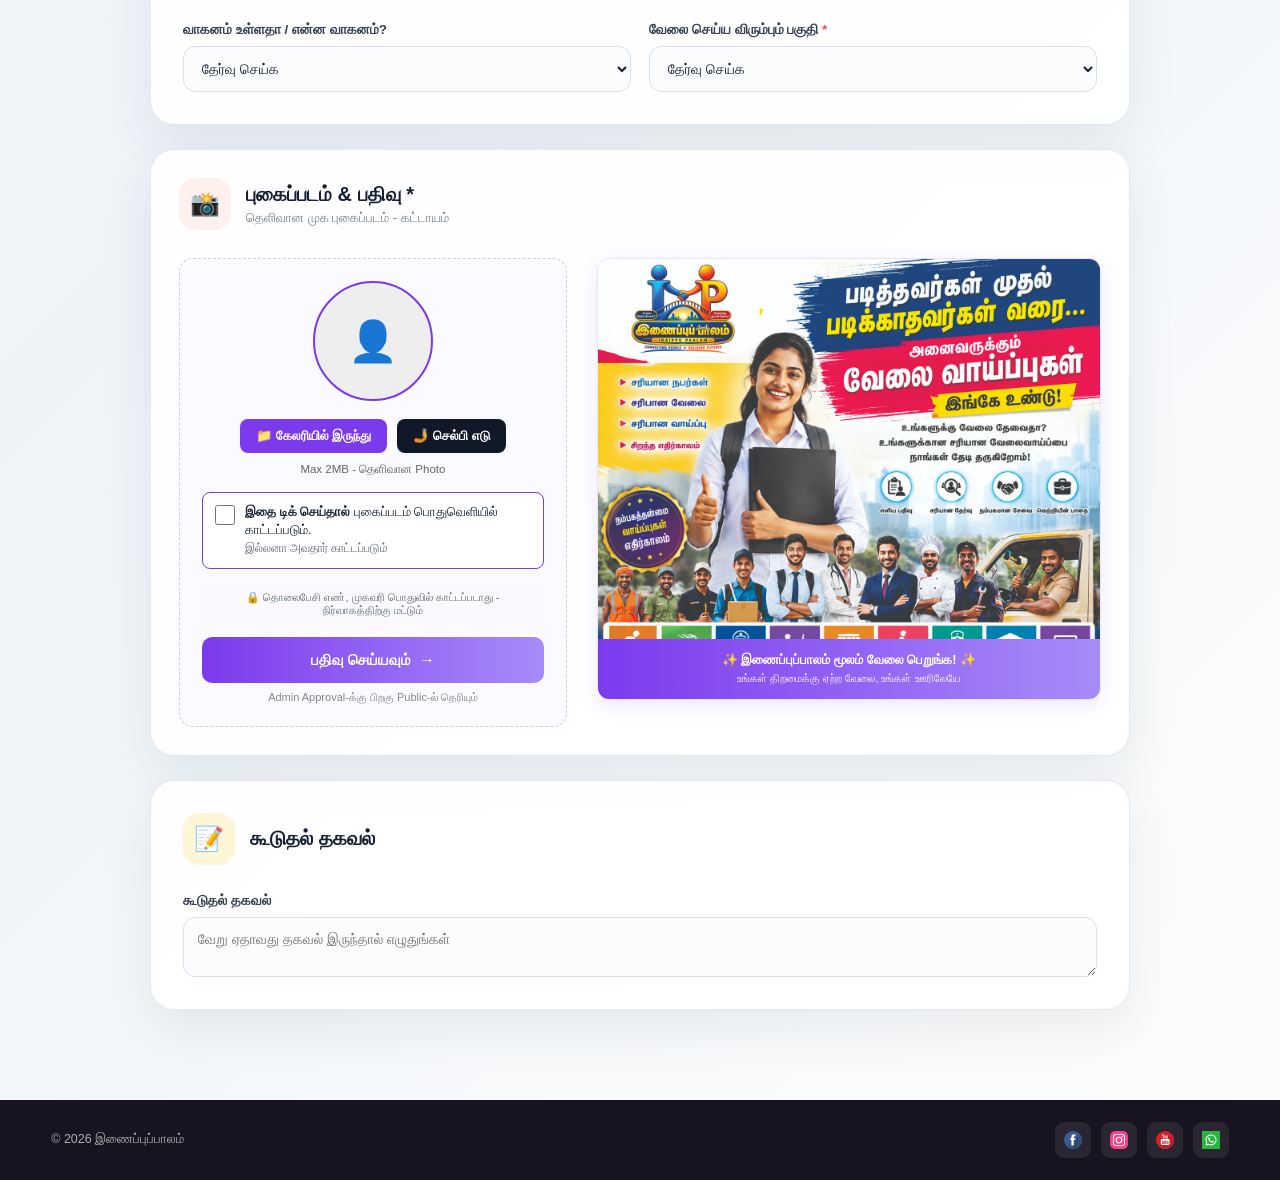
<file: job-seekers/job-seekers.html>
<!DOCTYPE html>
<html lang="ta">
<head>
    <meta charset="UTF-8">
    <meta name="viewport" content="width=device-width, initial-scale=1.0">
    <title>வேலை தேடுபவர் | இணைப்புப்பாலம்</title>
    <link rel="icon" type="image/png" href="../assets/logo/logo.png">
    <link rel="stylesheet" href="job-seekers.css">
</head>
<body>

<!-- PATCH 1: NAVIGATION BAR -->
<header class="site-header">
  <nav class="navbar">
    <div class="nav-container">
      <a href="../index.html" class="brand"><img src="../assets/logo/logo.png" alt="Logo" class="brand-logo"></a>
      <button class="menu-toggle" id="menuToggle" type="button" aria-label="Menu"><span></span><span></span><span></span></button>
      <ul class="nav-links" id="navLinks">
        <li><a href="../index.html">முகப்பு</a></li>
        <li><a href="../job-seekers/job-seekers.html" class="active">வேலைவேண்டும் 🔥</a></li>
        <li><a href="../job-providers/job-providers.html">ஆட்கள்வேண்டும்</a></li>
        <li><a href="../public/jobs/jobs.html">வேலைகொடுப்பவர்கள்</a></li>
        <li><a href="../public/seekers/seekers.html">வேலைதேடுபவர்கள்</a></li>
        
        </div>
  </nav>
</header>

<section class="form-section">
    <div class="section-heading">
        <span class="section-tag">JOB SEEKER REGISTRATION</span>
        <h1>உங்கள் விவரங்களை பதிவு செய்யுங்கள்</h1>
    </div>

   <h2>கீழே கேட்கப்பட்டுள்ள விவரங்களை நிரப்புங்கள் * உள்ளவை கட்டாயம்</h2>

    <form id="seekerForm">

        <!-- PATCH 3 / BATCH 06: தனிப்பட்ட விவரங்கள் -->
        <div class="form-card">
            <div class="card-title">
                <div class="title-icon">👤</div>
                <div>
                    <h3>தனிப்பட்ட விவரங்கள்</h3>
                    <p>உங்களைப் பற்றிய அடிப்படை தகவல்கள்</p>
                </div>
            </div>

            <div class="form-grid">

                <div class="form-group">
                    <label for="fullName">முழுப் பெயர் <span>*</span></label>
                    <input type="text" id="fullName" name="Full Name" placeholder="உங்கள் பெயர்" required>
                </div>

                <div class="form-group">
                    <label for="age">வயது <span>*</span></label>
                    <input type="number" id="age" name="Age" min="18" max="80" placeholder="Ex: 25" required>
                </div>

                <div class="form-group">
                    <label for="gender">பாலினம் <span>*</span></label>
                    <select id="gender" name="Gender" required>
                        <option value="">தேர்வு செய்க</option>
                        <option value="male">ஆண்</option>
                        <option value="female">பெண்</option>
                        <option value="other">மற்றவை</option>
                    </select>
                </div>

                <div class="form-group">
                    <label for="maritalStatus">திருமண நிலை</label>
                    <select id="maritalStatus" name="Marital Status">
                        <option value="">தேர்வு செய்க</option>
                        <option value="unmarried">ஆகாதவர்</option>
                        <option value="married">ஆனவர்</option>
                    </select>
                </div>

                <div class="form-group">
                    <label for="education">கல்வித் தகுதி <span>*</span></label>
                    <select id="education" name="Education" required>
    <option value="">தேர்வு செய்யவும்</option>
    <option value="படிப்பு இல்லை">படிப்பு இல்லை</option>
    <option value="தொடக்கக் கல்வி">தொடக்கக் கல்வி</option>
    <option value="10ஆம் வகுப்பு / SSLC">10ஆம் வகுப்பு / SSLC</option>
    <option value="12ஆம் வகுப்பு / HSC">12ஆம் வகுப்பு / HSC</option>
    <option value="ITI">ITI</option>
    <option value="டிப்ளமோ">டிப்ளமோ</option>
    <option value="பட்டப்படிப்பு">பட்டப்படிப்பு</option>
    <option value="முதுகலைப் பட்டம்">முதுகலைப் பட்டம்</option>
    <option value="மற்றவை">மற்றவை</option>
                    </select>
                </div>

                <div class="form-group">
                    <label for="course">படிப்பு / Course</label>
                    <input type="text" id="course" name="Course" placeholder="Ex: B.Com, Tailoring">
                </div>

            </div>
        </div>


        <!-- PATCH 4 / BATCH 07: வேலை மற்றும் திறமைகள் -->
        <div class="form-card">
            <div class="card-title">
                <div class="title-icon">💼</div>
                <div>
                    <h3>வேலை மற்றும் திறமைகள்</h3>
                    <p>உங்களுக்கு ஏற்ற வேலை</p>
                </div>
            </div>

            <div class="form-grid">

                <div class="form-group">
                    <label for="jobType">விரும்பும் வேலை <span>*</span></label>
                    <select id="jobType" name="Preferred Job" required>
                        <option value="">தேர்வு செய்க</option>
                        <option value="கடை வேலை">கடை வேலை </option>
                        <option value="அலுவலக வேலை">அலுவலக வேலை</option>
                        <option value="சமையல்">வீட்டு வேலை</option>
                        <option value="கல்வி">ஆசிரியர்</option>
                        <option value="தையல்">தையல் </option>
                        <option value="டிரைவர்">டிரைவர் </option>
                        <option value="மெக்கானிக்">மெக்கானிக்</option>
                        <option value="தொழிற்சாலை">தொழிற்சாலை</option>
                        <option value="ஹோட்டல்">ஹோட்டல்</option>
                        <option value="பாதுகாவலர்">பாதுகாவலர்</option>
                        <option value="டெலிவரி">டெலிவரி</option>
                        <option value="நர்சிங்">நர்சிங்</option>
                        <option value="அழகுக்கலை">அழகுக்கலை</option>
                        <option value="ஃபார்ம் வேலை">ஃபார்ம் வேலை</option>
                        <option value="கட்டுமானம்">கட்டுமானம்</option>
                        <option value="கூலி வேலை">கூலி வேலை</option>
                        <option value="ஒப்பந்த வேலைகள்">ஒப்பந்த வேலைகள்</option>
                        <option value="மற்றவை">மற்றவை</option>
                    </select>
                </div>

                <div class="form-group">
                    <label for="jobVariety">வேலை வகை</label>
                    <input type="text" id="jobVariety" name="Job Type" placeholder="உதா: Auto/Car/Lorry Driver, Singer Tailor">
                </div>

                <div class="form-group">
                    <label for="experience">அனுபவம் <span>*</span></label>
                    <select id="experience" name="Experience" required>
                        <option value="">தேர்வு செய்க</option>
                        <option value="no-experience">அனுபவம் இல்லை</option>
                        <option value="1-year">1 வருடம்</option>
                        <option value="2-years">2 வருடம்</option>
                        <option value="3-years">3 வருடம்</option>
                        <option value="4-years">4 வருடம்</option>
                        <option value="5-years">5 வருடம் மற்றும் அதற்கு மேல்</option>
                    </select>
                </div>

                <div class="form-group">
                    <label for="workType">வேலை நேரம்</label>
                    <select id="workType" name="Work Type">
                        <option value="">தேர்வு</option>
                        <option value="full-time">Full Time - முழு நேரம்</option>
                        <option value="part-time">Part Time - பகுதி நேரம்</option>
                        <option value="Night-time">Night duty - இரவுப் பணி</option>
                        <option value="temporarily">Temporarily - தற்காலிகமாக</option>
                    </select>
                </div>

                <div class="form-group">
                    <label for="expectedSalary">எதிர்பார்க்கும் சம்பளம்</label>
                    <input type="text" id="expectedSalary" name="Expected Salary" inputmode="numeric" placeholder="15000">
                </div>

                <div class="form-group">
                    <label for="joiningAvailability">எப்போது வர முடியும்?</label>
                    <select id="joiningAvailability" name="Joining Availability">
                        <option value="">தேர்வு செய்க</option>
                        <option value="immediately">உடனடி</option>
                        <option value="within-week">ஒரு வாரத்தில்</option>
                        <option value="within-15-days">15 நாட்களில்</option>
                        <option value="within-month">ஒரு மாதத்தில்</option>
                        <option value="Depending on the job">வேலையைப் பொறுத்து</option>
                    </select>
                </div>

            </div>
        </div>


        <!-- PATCH 5 / BATCH 08: இருப்பிடம் & தொடர்பு -->
        <div class="form-card">
            <div class="card-title">
                <div class="title-icon">📍</div>
                <div>
                    <h3>இருப்பிடம் & தொடர்பு</h3>
                    <p>தகவல்களுக்கு</p>
                </div>
            </div>

            <div class="form-grid">

                <div class="form-group">
                    <label for="district">மாவட்டம் <span>*</span></label>
                    <select id="district" name="District" required>
                        <option value="">மாவட்டத்தைத் தேர்வு செய்க</option>
                        <option value="ariyalur">அரியலூர்</option>
                        <option value="chengalpattu">செங்கல்பட்டு</option>
                        <option value="chennai">சென்னை</option>
                        <option value="coimbatore">கோயம்புத்தூர்</option>
                        <option value="cuddalore">கடலூர்</option>
                        <option value="dharmapuri">தருமபுரி</option>
                        <option value="dindigul">திண்டுக்கல்</option>
                        <option value="erode">ஈரோடு</option>
                        <option value="kallakurichi">கள்ளக்குறிச்சி</option>
                        <option value="kancheepuram">காஞ்சிபுரம்</option>
                        <option value="kanniyakumari">கன்னியாகுமரி</option>
                        <option value="karur">கரூர்</option>
                        <option value="krishnagiri">கிருஷ்ணகிரி</option>
                        <option value="madurai">மதுரை</option>
                        <option value="mayiladuthurai">மயிலாடுதுறை</option>
                        <option value="nagapattinam">நாகப்பட்டினம்</option>
                        <option value="namakkal">நாமக்கல்</option>
                        <option value="perambalur">பெரம்பலூர்</option>
                        <option value="pudukkottai">புதுக்கோட்டை</option>
                        <option value="ramanathapuram">ராமநாதபுரம்</option>
                        <option value="ranipet">ராணிப்பேட்டை</option>
                        <option value="salem">சேலம்</option>
                        <option value="sivaganga">சிவகங்கை</option>
                        <option value="tenkasi">தென்காசி</option>
                        <option value="thanjavur">தஞ்சாவூர்</option>
                        <option value="theni">தேனி</option>
                        <option value="the-nilgiris">நீலகிரி</option>
                        <option value="thoothukudi">தூத்துக்குடி</option>
                        <option value="tiruchirappalli">திருச்சிராப்பள்ளி</option>
                        <option value="tirunelveli">திருநெல்வேலி</option>
                        <option value="tirupathur">திருப்பத்தூர்</option>
                        <option value="tiruppur">திருப்பூர்</option>
                        <option value="tiruvallur">திருவள்ளூர்</option>
                        <option value="tiruvannamalai">திருவண்ணாமலை</option>
                        <option value="tiruvarur">திருவாரூர்</option>
                        <option value="vellore">வேலூர்</option>
                        <option value="viluppuram">விழுப்புரம்</option>
                        <option value="virudhunagar">விருதுநகர்</option>
                    </select>
                </div>

                <div class="form-group">
                    <label for="city">தாலுகா <span>*</span></label>
                    <input type="text" id="city" name="City" placeholder="உதா: பொள்ளாச்சி" required>
                </div>

                <div class="form-group">
                    <label for="address">ஊர் / தெரு / வீட்டு எண்</label>
                    <input type="text" id="address" name="Address" placeholder="உதா: ஆனைமலை, மேன் தெரு, No.12">
                </div>

                <div class="form-group">
                    <label for="pincode">பின்கோடு</label>
                    <input type="text" id="pincode" name="Pincode" maxlength="6" inputmode="numeric" placeholder="உதா: 642101">
                </div>

                <div class="form-group">
                    <label for="phone">தொடர்பு எண் <span>*</span></label>
                    <input type="tel" id="phone" name="Phone" maxlength="10" inputmode="numeric" placeholder="10 இலக்க எண்" required>
                </div>

                <div class="form-group">
                    <label for="phoneType">போன் வகை <span>*</span></label>
                    <select id="phoneType" name="Phone Type" required>
                        <option value="">தேர்வு செய்க</option>
                        <option value="smartphone">ஸ்மார்ட்போன்</option>
                        <option value="button-phone">பட்டன் போன்</option>
                        <option value="no-phone">போன் இல்லை</option>
                    </select>
                </div>

            </div>
        </div>


        <!-- PATCH 6 / BATCH 09: வாகன விவரங்கள் + வேலை செய்ய விரும்பும் பகுதி -->
        <div class="form-card">
            <div class="card-title">
                <div class="title-icon">🛵</div>
                <div>
                    <h3>வாகனம் & வேலை செய்ய விரும்பும் பகுதி</h3>
                    <p>வேலை தொடர்பான கூடுதல் தகவல்கள்</p>
                </div>
            </div>

            <div class="form-grid">

                <!-- ஒரே Vehicle field -->
                <div class="form-group">
                    <label for="vehicle">வாகனம் உள்ளதா / என்ன வாகனம்?</label>
                    <select id="vehicle" name="Vehicle">
                        <option value="">தேர்வு செய்க</option>
                        <option value="no-vehicle">வாகனம் இல்லை</option>
                        <option value="cycle">சைக்கிள்</option>
                        <option value="two-wheeler">டூ வீலர் / பைக்</option>
                        <option value="three-wheeler">த்ரீ வீலர் / ஆட்டோ</option>
                        <option value="four-wheeler">ஃபோர் வீலர் / கார்</option>
                    </select>
                </div>

                <!-- புதிய முக்கிய தகவல் -->
                <div class="form-group">
                    <label for="preferredWorkArea">வேலை செய்ய விரும்பும் பகுதி <span>*</span></label>
                    <select id="preferredWorkArea" name="Preferred Work Area" required>
                        <option value="">தேர்வு செய்க</option>
                        <option value="own-area">சொந்த ஊர் மட்டும்</option>
                        <option value="nearby">அருகிலுள்ள பகுதிகள்</option>
                        <option value="district">மாவட்டம் முழுவதும்</option>
                        <option value="tamil-nadu">தமிழ்நாடு முழுவதும்</option>
                    </select>
                </div>

            </div>
        </div>


        <!-- PATCH 7 / BATCH 10: புகைப்படம் & பதிவு -->
        <div class="form-card photo-submit-card">
            <div class="card-title">
                <div class="title-icon">📸</div>
                <div>
                    <h3>புகைப்படம் & பதிவு <span>*</span></h3>
                    <p>தெளிவான முக புகைப்படம் - கட்டாயம்</p>
                </div>
            </div>

            <div class="photo-submit-grid">

                <div class="photo-side">

                    <div class="photo-preview" id="photoPreview">
                        <span id="photoPlaceholder">👤</span>
                       
<img id="previewImage" src="data:image/svg+xml,%3Csvg xmlns='http://www.w3.org/2000/svg' width='200' height='200' viewBox='0 0 200 200'%3E%3Crect fill='%23ddd' width='200' height='200'/%3E%3Ctext fill='%23999' x='50%25' y='50%25' text-anchor='middle' dy='.3em'%3ENo Image%3C/text%3E%3C/svg%3E" alt="Preview">

                    </div>

                    <div class="photo-action-group">
                        <label for="profilePhoto" class="upload-button">📁 கேலரியில் இருந்து</label>
                        <button type="button" id="selfieButton" class="upload-button selfie-button">🤳 செல்பி எடு</button>
                    </div>

                    <input type="file" id="profilePhoto" name="Photo" accept="image/*" hidden>

                    <div id="selfieCameraWrap" class="selfie-camera-wrap" style="display:none;">
                        <video id="selfieVideo" autoplay playsinline muted></video>
                        <canvas id="selfieCanvas" style="display:none;"></canvas>

                        <div class="selfie-controls">
                            <button type="button" id="flipCameraBtn" class="flip-btn">🔄 பேக் கேமரா</button>
                            <button type="button" id="capturePhotoBtn" class="capture-btn">📸 படம் எடு</button>
                            <button type="button" id="retakePhotoBtn" class="retake-btn" style="display:none;">🔄 மீண்டும்</button>
                            <button type="button" id="usePhotoBtn" class="use-btn" style="display:none;">✅ இதை பயன்படுத்து</button>
                            <button type="button" id="closeCameraBtn" class="close-btn">❌ மூடு</button>
                        </div>

                        <p class="selfie-hint">முகம் நேரா தெரியிற மாதிரி வச்சு எடுங்க</p>
                    </div>

                    <p class="photo-hint" id="photoStatusText">Max 2MB - தெளிவான Photo</p>

                    <label class="check-row big-check">
                        <input type="checkbox" id="allowPublicPhoto" name="Allow Public Photo" value="yes">
                        <span>
                            <strong>இதை டிக் செய்தால்</strong> புகைப்படம் பொதுவெளியில் காட்டப்படும்.<br>
                            <small>இல்லனா அவதார் காட்டப்படும்</small>
                        </span>
                    </label>

                    <p class="privacy-note new-privacy">
                        🔒 தொலைபேசி எண், முகவரி பொதுவில் காட்டப்படாது - நிர்வாகத்திற்கு மட்டும்
                    </p>

                    <button type="submit" class="submit-button" id="submitButton">
                        <span>பதிவு செய்யவும்</span><strong>→</strong>
                    </button>

                    <p class="admin-note">Admin Approval-க்கு பிறகு Public-ல் தெரியும்</p>

                </div>

                <div class="submit-side">
                    <div class="team-image-box">
                        <img src="../assets/images/inaippu-3.jpg" alt="Team">
                        <div class="team-dialog">
                            ✨ இணைப்புப்பாலம் மூலம் வேலை பெறுங்க! ✨<br>
                            <small>உங்கள் திறமைக்கு ஏற்ற வேலை, உங்கள் ஊரிலேயே</small>
                        </div>
                    </div>
                </div>

            </div>
        </div>


        <!-- PATCH 7.5: Additional Info -->
        <div class="form-card">
            <div class="card-title">
                <div class="title-icon">📝</div>
                <div><h3>கூடுதல் தகவல்</h3></div>
            </div>

            <div class="form-grid">
                <div class="form-group full-width">
                    <label for="additionalInfo">கூடுதல் தகவல்</label>
                    <textarea id="additionalInfo" name="Additional Info" placeholder="வேறு ஏதாவது தகவல் இருந்தால் எழுதுங்கள்"></textarea>
                </div>
            </div>
        </div>

    </form>
</section>


<div class="success-overlay" id="successOverlay">
    <div class="success-box">
        <div class="success-icon">✓</div>
        <h2>பதிவு வெற்றி!</h2>
        <button type="button" id="successClose" class="success-close">சரி</button>
    </div>
</div>


<footer class="jobs-footer">
    <div class="jobs-footer-inner">
        <div class="jobs-footer-left">
            <p>© 2026 இணைப்புப்பாலம்</p>
        </div>

        <div class="jobs-footer-socials">
            <a href="#"><img src="../assets/icons/Facebook.svg" alt="FB"></a>
            <a href="#"><img src="../assets/icons/Instagram.svg" alt="IG"></a>
            <a href="#"><img src="../assets/icons/YouTube.svg" alt="YT"></a>
            <a href="#"><img src="../assets/icons/WhatsApp.svg" alt="WA"></a>
        </div>
    </div>
</footer>

<script src="../config.js"></script>
<script src="job-seekers.js"></script>

</body>
</html>
</file>
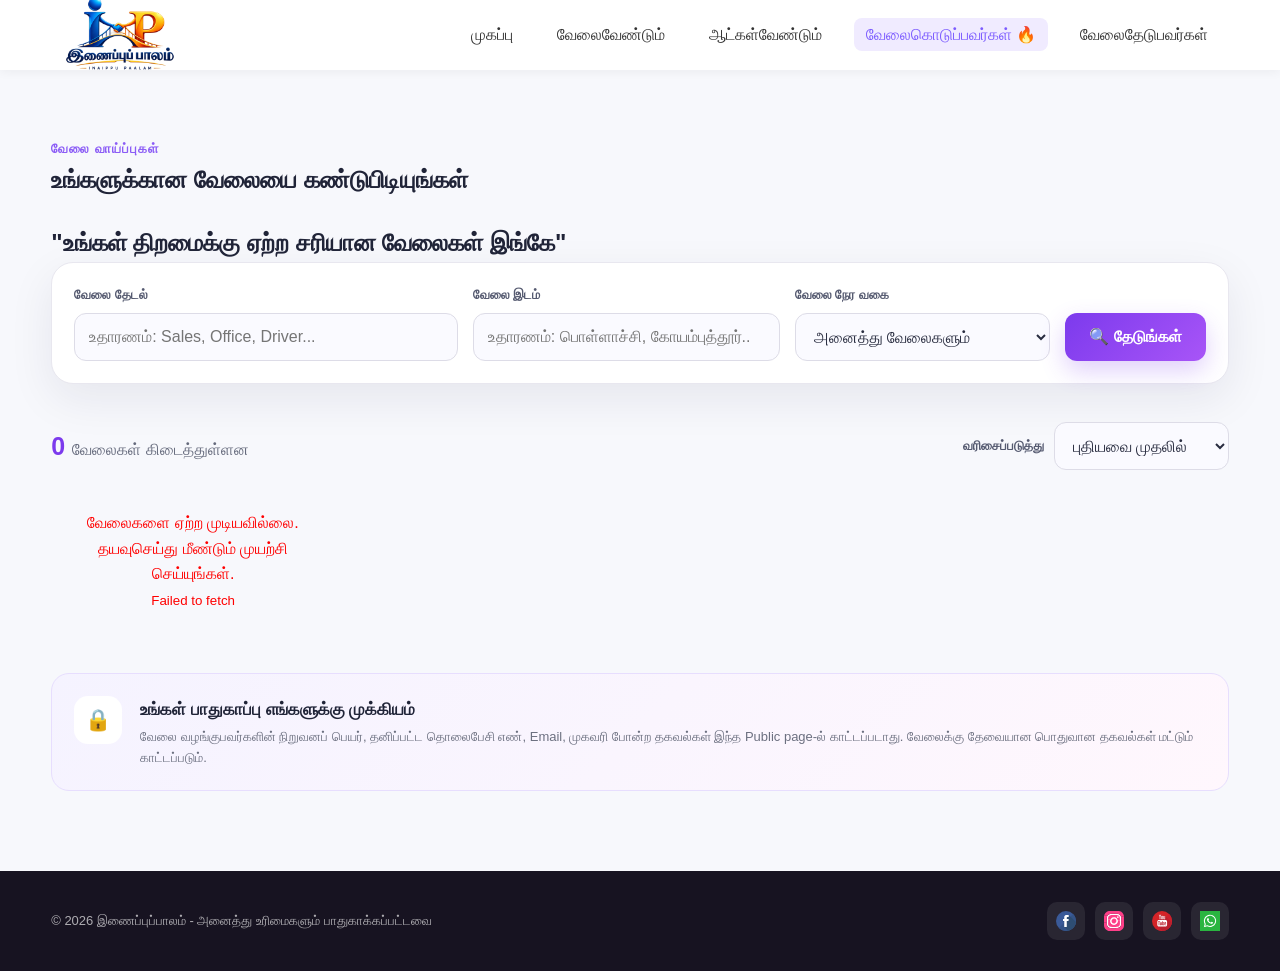
<file: public/jobs/jobs.html>
<!DOCTYPE html>
<html lang="ta">
<head>
    <meta charset="UTF-8">
    <meta name="viewport" content="width=device-width, initial-scale=1.0">

    <title>inaippu palam | இணைப்புப் பாலம்</title>

    <link rel="stylesheet" href="jobs.css">
</head>
<body>

<!-- =========================================================
     PUBLIC JOBS PAGE
     நிறுவனப் பெயர் பொதுவில் காட்டப்படாது.
     வேலை தொடர்பான முக்கிய விவரங்கள் மட்டும் காட்டப்படும்.
========================================================= -->


<!-- =========================================================
     NAVIGATION BAR
========================================================= -->
<header class="site-header">
    <nav class="navbar">
        <div class="nav-container">
        <a href="../../index.html" class="brand">
                <img src="../../assets/logo/logo.png"alt="இணைப்புப்பாலம் Logo"class="brand-logo">
            </a>

            <button
                class="menu-toggle"
                id="menuToggle"
                type="button"
                aria-label="Menu">

                <span></span>
                <span></span>
                <span></span>
            </button>

    <ul class="nav-links" id="navLinks"><li>
        <li><a href="../../index.html">முகப்பு</a></li>
    <li><a href="../../job-seekers/job-seekers.html">வேலைவேண்டும்</a></li>
    <li><a href="../../job-providers/job-providers.html">ஆட்கள்வேண்டும்</a></li>
    <li><a href="../../public/jobs/jobs.html" class="active">வேலைகொடுப்பவர்கள் 🔥</a></li>
    <li><a href="../../public/seekers/seekers.html">வேலைதேடுபவர்கள்</a></li>
    
    </nav>
</header>


<!-- =========================================================
     MAIN CONTENT
========================================================= -->
<main class="jobs-main">


    <!-- =====================================================
         SEARCH AREA
         இங்கே நிறுவனம் என்று search செய்யும் வசதி இல்லை.
         வேலை பெயர் அல்லது வேலை வகை மட்டும் search செய்யலாம்.
    ====================================================== -->
    <section class="jobs-search-section">

        <div class="jobs-section-title">
            <span class="jobs-small-label">வேலை வாய்ப்புகள்</span>

            <h1>
                உங்களுக்கான வேலையை கண்டுபிடியுங்கள்
            </h1>
        </div>
        <h2>"உங்கள் திறமைக்கு ஏற்ற சரியான வேலைகள் இங்கே"</h2>


        <div class="jobs-search-box">

            <!-- வேலை பெயர் அல்லது வேலை வகை search -->
            <div class="jobs-input-group">
                <label for="jobSearch">வேலை தேடல்</label>

                <input
                    type="search"
                    id="jobSearch"
                    placeholder="உதாரணம்: Sales, Office, Driver..."
                    autocomplete="off"
                >
            </div>


            <!-- மாவட்டம் / பகுதி search -->
             
            <div class="jobs-input-group">
                <label for="locationSearch">வேலை இடம்</label>

                <input
                    type="search"
                    id="locationSearch"
                    placeholder="உதாரணம்: பொள்ளாச்சி, கோயம்புத்தூர்..."
                    autocomplete="off"
                >
            </div>


            <!-- வேலை நேர வகை filter -->
            <div class="jobs-input-group">
                <label for="jobTypeFilter">வேலை நேர வகை</label>

                <select id="jobTypeFilter">
                    <option value="all">அனைத்து வேலைகளும்</option>
                    <option value="full-time">முழு நேரம்</option>
                    <option value="part-time">பகுதி நேரம்</option>
                    <option value="day-shift">பகல் நேரம்</option>
                    <option value="night-shift">இரவு நேரம்</option>
                </select>
            </div>


            <button
                type="button"
                class="jobs-search-button"
                id="jobsSearchButton"
            >
                🔍 தேடுங்கள்
            </button>

        </div>
    </section>


    <!-- =====================================================
         JOB COUNT + SORT
    ====================================================== -->
    <section class="jobs-toolbar">

        <div class="jobs-result-count">
            <strong id="jobsResultCount">0</strong>
            <span>வேலைகள் கிடைத்துள்ளன</span>
        </div>


        <div class="jobs-sort-box">
            <label for="jobsSort">வரிசைப்படுத்து</label>

            <select id="jobsSort">
                <option value="latest">புதியவை முதலில்</option>
                <option value="oldest">பழையவை முதலில்</option>
                <option value="salary-high">சம்பளம் அதிகம்</option>
                <option value="salary-low">சம்பளம் குறைவு</option>
            </select>
        </div>

    </section>


    <!-- =====================================================
         JOB LIST
         JavaScript இங்கே public job cards உருவாக்கும்.
    ====================================================== -->
    <section class="jobs-list-section">

        <div
            class="jobs-grid"
            id="jobsGrid"
        ></div>


        <!-- வேலை கிடைக்காதபோது இது காட்டப்படும் -->
        <div
            class="jobs-empty"
            id="jobsEmpty"
            hidden
        >
            <div class="jobs-empty-icon">🔎</div>

            <h3>வேலை கிடைக்கவில்லை</h3>

            <p>
                வேறு வேலை பெயர் அல்லது இடத்தை முயற்சி செய்து பாருங்கள்.
            </p>

            <button
                type="button"
                id="jobsClearButton"
                class="jobs-clear-button"
            >
                தேடலை அழிக்கவும்
            </button>
        </div>

    </section>


    <!-- =====================================================
         PAGINATION
         ஒரு பக்கத்தில் 12 வேலைகள்.
    ====================================================== -->
    <section
        class="jobs-pagination-section"
        id="jobsPaginationSection"
        hidden
    >
        <div
            class="jobs-pagination"
            id="jobsPagination"
        ></div>

        <div
            class="jobs-pagination-info"
            id="jobsPaginationInfo"
        ></div>
    </section>


    <!-- =====================================================
         PRIVACY NOTICE
         கம்பெனி பெயர், தொலைபேசி, email போன்றவை public-ல்
         காட்டப்படாது.
    ====================================================== -->
    <section class="jobs-privacy-notice">

        <div class="privacy-icon">🔒</div>

        <div>
            <h3>உங்கள் பாதுகாப்பு எங்களுக்கு முக்கியம்</h3>

            <p>
                வேலை வழங்குபவர்களின் நிறுவனப் பெயர், தனிப்பட்ட
                தொலைபேசி எண், Email, முகவரி போன்ற தகவல்கள் இந்த
                Public page-ல் காட்டப்படாது. வேலைக்கு தேவையான
                பொதுவான தகவல்கள் மட்டும் காட்டப்படும்.
            </p>
        </div>

    </section>

</main>


<!-- =========================================================
     FOOTER
========================================================= -->
<footer class="jobs-footer">

    <div class="jobs-footer-inner">

        <div class="jobs-footer-left">
            <p>
                © 2026 இணைப்புப்பாலம் -
                அனைத்து உரிமைகளும் பாதுகாக்கப்பட்டவை
            </p>
        </div>


        <div class="jobs-footer-socials">

            <a
                href="https://www.facebook.com/profile.php?id=61593341843801"
                aria-label="Facebook"
            >
                <img
                    src="../../assets/icons/Facebook.svg"
                    alt="Facebook"
                >
            </a>

            <a
                href="https://www.instagram.com/inaippu.palam/?hl=en"
                aria-label="Instagram"
            >
                <img
                    src="../../assets/icons/Instagram.svg"
                    alt="Instagram"
                >
            </a>

            <a
                href="https://www.youtube.com/@inaippupalam"
                aria-label="YouTube"
            >
                <img
                    src="../../assets/icons/YouTube.svg"
                    alt="YouTube"
                >
            </a>

            <a
                href="https://wa.me/917373537070"
                aria-label="WhatsApp"
            >
                <img
                    src="../../assets/icons/WhatsApp.svg"
                    alt="WhatsApp"
                >
            </a>

        </div>

    </div>

</footer>


<!-- =========================================================
     JAVASCRIPT FILE
========================================================= -->
<script src="jobs.js"></script>

</body>
</html>
</file>
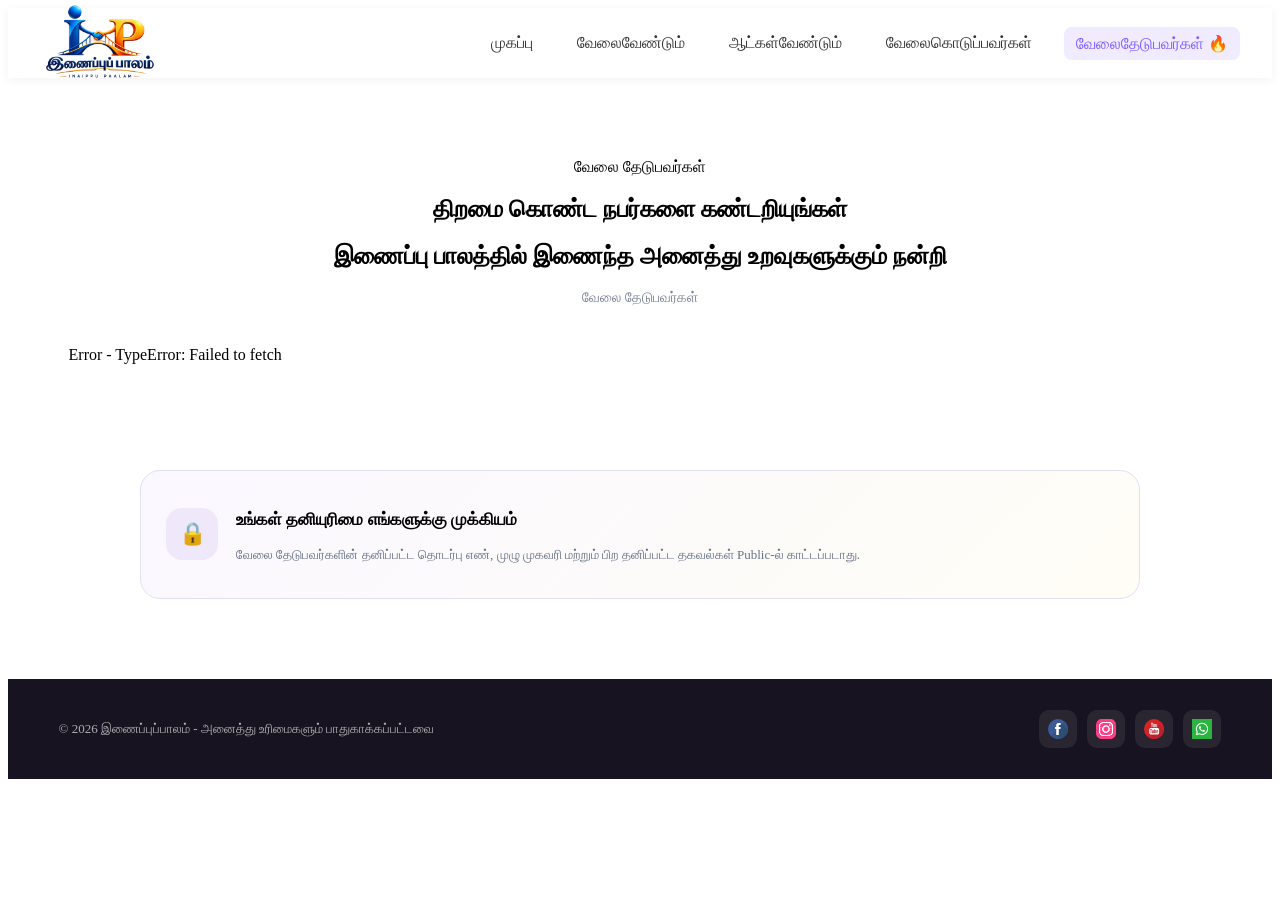
<file: public/seekers/seekers.html>
<!DOCTYPE html>
<html lang="ta">
<head>
    <meta charset="UTF-8">
    <meta name="viewport" content="width=device-width, initial-scale=1.0">
    <title>வேலை தேடுபவர்கள் | இணைப்புப்பாலம்</title>
    <link rel="stylesheet" href="seekers.css">
</head>
<body>

<!-- =========================================================
     PATCH 1 : HEADER / NAVIGATION
============================================================ -->
<header class="site-header">
  <nav class="navbar">
    <div class="nav-container">
      <a href="../../index.html" class="brand">
        <img src="../../assets/logo/logo.png" alt="Logo" class="brand-logo">
      </a>
      <button class="menu-toggle" id="menuToggle" type="button" aria-label="Menu">
        <span></span><span></span><span></span>
      </button>
      <ul class="nav-links" id="navLinks">
        <li><a href="../../index.html">முகப்பு</a></li>
        <li><a href="../../job-seekers/job-seekers.html">வேலைவேண்டும் </a></li>
        <li><a href="../../job-providers/job-providers.html">ஆட்கள்வேண்டும்</a></li>
        <li><a href="../../public/jobs/jobs.html">வேலைகொடுப்பவர்கள்</a></li>
        <li><a href="../../public/seekers/seekers.html" class="active">வேலைதேடுபவர்கள் 🔥</a></li>
       
      </ul>
    </div>
  </nav>
</header>

<main>

<!-- =========================================================
     PATCH 4 : SEEKER CARDS
============================================================ -->
<section class="seekers-section">
    <div class="section-heading centered">
        <span>வேலை தேடுபவர்கள்</span>
        <h1>திறமை கொண்ட நபர்களை கண்டறியுங்கள்</h1>
        <h2>இணைப்பு பாலத்தில் இணைந்த அனைத்து உறவுகளுக்கும் நன்றி</h2>
        <p id="resultCount">வேலை தேடுபவர்கள்</p>
    </div>

    <div class="seekers-grid" id="seekersGrid">
        <!-- SEEKER CARD 1 -->
        <article class="seeker-card" data-name="அருண்" data-skill="driver" data-location="chennai">
            <div class="seeker-top">
                <div class="avatar"><span>அ</span></div>
                <div class="availability"><span></span>வேலை தேடுகிறார்</div>
            </div>
            <div class="seeker-info">
                <h3>அருண்</h3>
                <p class="job-title">Driver / Delivery</p>
                <div class="info-list">
                    <div><span>📍</span><span>சென்னை</span></div>
                    <div><span>🛠</span><span>Driving, Delivery</span></div>
                    <div><span>💼</span><span>2+ வருட அனுபவம்</span></div>
                </div>
            </div>
            <button class="view-profile-btn" type="button" data-name="அருண்">சுயவிவரம் பார்க்க</button>
        </article>

        <!-- SEEKER CARD 2 -->
        <article class="seeker-card" data-name="சரவணன்" data-skill="sales" data-location="chengalpattu">
            <div class="seeker-top">
                <div class="avatar"><span>ச</span></div>
                <div class="availability"><span></span>வேலை தேடுகிறார்</div>
            </div>
            <div class="seeker-info">
                <h3>சரவணன்</h3>
                <p class="job-title">Sales / Marketing</p>
                <div class="info-list">
                    <div><span>📍</span><span>செங்கல்பட்டு</span></div>
                    <div><span>🛠</span><span>Sales, Marketing</span></div>
                    <div><span>💼</span><span>1 வருட அனுபவம்</span></div>
                </div>
            </div>
            <button class="view-profile-btn" type="button" data-name="சரவணன்">சுயவிவரம் பார்க்க</button>
        </article>

        <!-- SEEKER CARD 3 -->
        <article class="seeker-card" data-name="மீனா" data-skill="office" data-location="kanchipuram">
            <div class="seeker-top">
                <div class="avatar"><span>மீ</span></div>
                <div class="availability"><span></span>வேலை தேடுகிறார்</div>
            </div>
            <div class="seeker-info">
                <h3>மீனா</h3>
                <p class="job-title">Office Assistant</p>
                <div class="info-list">
                    <div><span>📍</span><span>காஞ்சிபுரம்</span></div>
                    <div><span>🛠</span><span>Computer, Office Work</span></div>
                    <div><span>💼</span><span>3 வருட அனுபவம்</span></div>
                </div>
            </div>
            <button class="view-profile-btn" type="button" data-name="மீனா">சுயவிவரம் பார்க்க</button>
        </article>
    </div>

    <div class="no-results" id="noResults">
        <div>🔎</div>
        <h3>தேடலுக்கு பொருத்தமான நபர் கிடைக்கவில்லை</h3>
        <p>வேறு பெயர், திறமை அல்லது பகுதியை முயற்சி செய்யுங்கள்.</p>
    </div>
</section>

<!-- =========================================================
     PATCH 4-B : PAGINATION - 12 PER PAGE
============================================================ -->
<div class="seekers-pagination-section" id="seekersPaginationSection" hidden>
    <div class="seekers-pagination" id="seekersPagination">
        <!-- JS இங்க தான் 1, 2, 3 பட்டன்களை உருவாக்கும் -->
    </div>
    <div class="seekers-pagination-info" id="seekersPaginationInfo"></div>
</div>

<!-- =========================================================
     PATCH 5 : PRIVACY NOTICE
============================================================ -->
<section class="privacy-section">
    <div class="privacy-box">
        <div class="privacy-icon">🔒</div>
        <div>
            <h3>உங்கள் தனியுரிமை எங்களுக்கு முக்கியம்</h3>
            <p>
                வேலை தேடுபவர்களின் தனிப்பட்ட தொடர்பு எண்,
                முழு முகவரி மற்றும் பிற தனிப்பட்ட தகவல்கள்
                Public-ல் காட்டப்படாது.
            </p>
        </div>
    </div>
</section>

</main>

<!-- =========================================================
     PATCH 07 — FOOTER
============================================================ -->
<footer class="jobs-footer">
    <div class="jobs-footer-inner">
        <div class="jobs-footer-left">
            <p>© 2026 இணைப்புப்பாலம் - அனைத்து உரிமைகளும் பாதுகாக்கப்பட்டவை</p>
        </div>
        <div class="jobs-footer-socials">
            <a href="https://www.facebook.com/profile.php?id=61593341843801" aria-label="Facebook">
                <img src="../../assets/icons/Facebook.svg" alt="Facebook">
            </a>
            <a href="https://www.instagram.com/inaippu.palam/?hl=en" aria-label="Instagram">
                <img src="../../assets/icons/Instagram.svg" alt="Instagram">
            </a>
            <a href="https://www.youtube.com/@inaippupalam" aria-label="YouTube">
                <img src="../../assets/icons/YouTube.svg" alt="YouTube">
            </a>
            <a href="https://wa.me/917373537070" aria-label="WhatsApp">
                <img src="../../assets/icons/WhatsApp.svg" alt="WhatsApp">
            </a>
        </div>
    </div>
</footer>

<script src="seekers.js"></script>
</body>
</html>
</file>
<file: style.css>
/* =====================================================
   PATCH 0 - அடிப்படை Website Styles - CLEAN SHEET
   Color Variables, Font, Reset - முழு Site-க்கும்
   ===================================================== */
:root {
    --ink: #18211f; --deep: #102820; --deep-soft: #18382e;
    --cream: #f7f3e8; --paper: #fffdf7; --white: #ffffff;
    --gold: #d9a441; --gold-light: #f3cf79;
    --teal: #1e7a6d; --teal-dark: #14554c;
    --coral: #dc6b4e; --muted: #66736e;
    --line: rgba(24, 33, 31, 0.12);
    --shadow-sm: 0 10px 30px rgba(16, 40, 32, 0.08);
    --shadow-md: 0 20px 50px rgba(16, 40, 32, 0.14);
    --shadow-lg: 0 30px 70px rgba(16, 40, 32, 0.20);
    --radius-lg: 28px; --radius-md: 18px;
    --transition: 0.3s ease;
}
* { margin: 0; padding: 0; box-sizing: border-box; }
html { scroll-behavior: smooth; }
body {
    font-family: "Noto Sans Tamil", "Noto Sans", Arial, sans-serif;
    background: radial-gradient(circle at top left, rgba(217, 164, 65, 0.10), transparent 28%), var(--cream);
    color: var(--ink); overflow-x: hidden;
}
a { color: inherit; text-decoration: none; }
img { display: block; max-width: 100%; }
button, input, textarea { font: inherit; }

/* =====================================================
   PATCH 1 — NAVIGATION BAR — FINAL UNIFORM FIX - HANG FIX
   இது தான் எல்லா Page-லும் Same Nav - Mobile Menu Fix
   ===================================================== */
.site-header {
  position: sticky; top: 0; z-index: 1000;
  background: #fff; box-shadow: 0 2px 10px rgba(0,0,0,0.05);
}
.navbar { max-width: 1200px; margin: 0 auto; padding: 0 20px; }
.nav-container { display: flex; align-items: center; justify-content: space-between; height: 100px; }
.brand { display: flex; align-items: center; gap: 10px; font-weight: 700; font-size: 18px; color: #2a1a5a; }
.brand-logo { width: 120px; height: 120px; object-fit: contain; }
.nav-links { display: flex; list-style: none; gap: 20px; margin: 0; padding: 0; }
.nav-links li a { text-decoration: none; color: #333; font-weight: 500; padding: 8px 12px; border-radius: 8px; transition: 0.2s; }
.nav-links li a.active, .nav-links li a:hover { background: #f0ebff; color: #7c5cff; }
.menu-toggle { display: none; flex-direction: column; gap: 5px; background: none; border: none; cursor: pointer; padding: 5px; z-index: 1001; }
.menu-toggle span { width: 25px; height: 3px; background: #333; border-radius: 2px; transition: 0.3s; display: block; }
.menu-toggle.is-open span:nth-child(1) { transform: translateY(8px) rotate(45deg); }
.menu-toggle.is-open span:nth-child(2) { opacity: 0; }
.menu-toggle.is-open span:nth-child(3) { transform: translateY(-8px) rotate(-45deg); }

/* Mobile Menu - ஒரே இடத்தில் Final Fix */
@media (max-width: 768px) {
  .menu-toggle { display: flex !important; }
  .nav-links {
    position: absolute; top: 100px; left: 12px; right: 12px;
    background: #fff; flex-direction: column; padding: 12px;
    border: 1px solid #e2e8f0; border-radius: 16px;
    box-shadow: 0 18px 50px rgba(0,0,0,0.15);
    display: none !important; z-index: 1000;
  }
  .nav-links.is-open, .nav-links.open, .nav-links.active { display: flex !important; }
  .nav-links li { width: 100%; }
  .nav-links li a { display: block; width: 100%; padding: 12px 14px; }
}

/* =====================================================
   PATCH 2 - HERO / POSTER CARDS - Home Page Cards
   ===================================================== */
.hero-section { width: min(1320px, calc(100% - 40px)); margin: auto; padding: 70px 0 65px; }
.hero-intro { max-width: 780px; margin: 0 auto 42px; text-align: center; }
.eyebrow { display: inline-flex; align-items: center; padding: 8px 14px; background: rgba(217, 164, 65, 0.14); color: var(--teal-dark); border: 1px solid rgba(217, 164, 65, 0.28); border-radius: 999px; font-size: 0.82rem; font-weight: 800; }
.hero-intro h1 { margin-top: 18px; font-size: clamp(2rem, 5vw, 4.3rem); line-height: 1.22; letter-spacing: -0.04em; }
.hero-intro h1 span { display: block; color: var(--ink); }
.hero-intro h1 strong { color: var(--teal); }
.hero-intro p { max-width: 680px; margin: 20px auto 0; color: var(--muted); font-size: 1rem; line-height: 1.9; }
.poster-grid.two-only { display: grid; grid-template-columns: repeat(2, 1fr); gap: 40px; max-width: 950px; margin: 0 auto; align-items: stretch; }
.poster-card { position: relative; overflow: hidden; display: flex; flex-direction: column; min-height: 100%; background: var(--paper); border: 1px solid rgba(24, 33, 31, 0.08); border-radius: var(--radius-lg); box-shadow: var(--shadow-sm); transition: transform 0.35s ease, box-shadow 0.35s ease; }
a.poster-card:hover { transform: translateY(-6px); box-shadow: var(--shadow-lg); }
.center-card { display: none !important; }
.employer-card:hover { border-color: rgba(220, 107, 78, 0.55); }
.seeker-card:hover { border-color: rgba(30, 122, 109, 0.55); }
.poster-image-wrap { position: relative; overflow: hidden; background: var(--deep); display: flex; align-items: center; justify-content: center; border-radius: 28px 28px 0 0; }
.poster-image-wrap img { width: 100% !important; height: auto !important; object-fit: contain !important; object-position: center top !important; transition: transform 0.6s ease; }
a.poster-card:hover .poster-image-wrap img { transform: scale(1.06); }
.poster-card-info { flex: 1; padding: 23px 23px 25px; }
.poster-card-info > span:first-child { color: var(--teal); font-size: 0.78rem; font-weight: 800; }
.poster-card-info h2 { margin-top: 10px; font-size: clamp(1.25rem, 2vw, 1.65rem); }
.poster-card-info p { margin-top: 10px; color: var(--muted); font-size: 0.9rem; line-height: 1.7; }
.poster-action { display: inline-flex; align-items: center; gap: 8px; margin-top: 18px; color: var(--ink); font-size: 0.88rem; font-weight: 800; }
.poster-action b { display: grid; place-items: center; width: 28px; height: 28px; color: var(--white); background: var(--deep); border-radius: 50%; transition: transform var(--transition); }
a.poster-card:hover .poster-action b { transform: translateX(5px); }
.quick-actions { display: none; }

/* =====================================================
   PATCH 4 - SLIDER - Home Page தகவல் Slider
   ===================================================== */
.message-slider-section { width: min(1100px, calc(100% - 40px)); margin: 80px auto; }
.slider-top-line { display: flex; align-items: center; justify-content: center; gap: 9px; margin-bottom: 15px; color: var(--muted); font-size: 0.82rem; font-weight: 800; }
.live-dot { width: 9px; height: 9px; background: var(--coral); border-radius: 50%; box-shadow: 0 0 0 7px rgba(220, 107, 78, 0.12); animation: pulseDot 1.8s infinite; }
@keyframes pulseDot { 50% { transform: scale(0.75); opacity: 0.6; } }
.message-slider { position: relative; min-height: 210px; overflow: hidden; border-radius: 30px; background: linear-gradient(135deg, var(--deep), var(--teal-dark)); box-shadow: var(--shadow-md); }
.message-slide { position: absolute; inset: 0; display: flex; align-items: center; justify-content: center; gap: 28px; padding: 35px 8%; opacity: 0; transform: translateX(40px); pointer-events: none; transition: opacity 0.6s ease, transform 0.6s ease; }
.message-slide.active { opacity: 1; transform: translateX(0); pointer-events: auto; }
.slide-icon { 
   flex: 0 0 auto; 
   display: grid; 
   place-items: center; 
   width: 72px; 
   height: 72px; 
font-size: 2rem; background: rgba(255, 255, 255, 0.10); border: 1px solid rgba(255, 255, 255, 0.14); border-radius: 22px; }
.message-slide span { color: var(--gold-light); font-size: 0.78rem; font-weight: 800; }
.message-slide h3 { max-width: 760px; margin-top: 8px; color: var(--white); font-size: clamp(1.05rem, 2.2vw, 1.55rem); line-height: 1.65; }
.slider-controls { display: flex; align-items: center; justify-content: center; gap: 20px; margin-top: 22px; }
.slider-arrow { display: grid; place-items: center; width: 42px; height: 42px; border: 1px solid var(--line); border-radius: 50%; color: var(--deep); background: var(--paper); cursor: pointer; transition: transform var(--transition), background var(--transition); }
.slider-arrow:hover { transform: translateY(-3px); color: var(--white); background: var(--deep); }
.slider-dots { display: flex; align-items: center; gap: 9px; }
.slider-dot { width: 8px; height: 8px; padding: 0; border: none; border-radius: 50%; background: rgba(24, 33, 31, 0.22); cursor: pointer; transition: all var(--transition); }
.slider-dot.active { width: 28px; border-radius: 99px; background: var(--gold); }

/* =====================================================
   PATCH 5 - CONTACT SECTION - Form + Poster
   ===================================================== */
.contact-section { width: 100%; padding: 60px 20px; background: #f7f9fc; display: flex; justify-content: center; }
.contact-wrapper { width: 100%; max-width: 1100px; display: grid; grid-template-columns: 1fr 1fr; gap: 30px; align-items: stretch; }
.contact-card { background: #ffffff; border-radius: 18px; padding: 32px; box-shadow: 0 8px 30px rgba(0, 0, 0, 0.08); display: flex; flex-direction: column; }
.contact-icon-badge { 
   width: 55px; 
   height: 55px; 
   border-radius: 50%; 
   background: linear-gradient(135deg, #e8f0fe, #dbe7fd); display: flex; align-items: center; justify-content: center; margin: 0 auto 16px; box-shadow: 0 4px 12px rgba(66, 133, 244, 0.25); }
.contact-icon-badge img { 
   width: 44px; 
   height: 44px; 
   object-fit: contain; }
.contact-heading { text-align: center; margin-bottom: 22px; }
.contact-heading span { font-size: 14px; color: #4285f4; font-weight: 600; }
.contact-heading h2 { font-size: 28px; color: #1a1a2e; margin: 6px 0; }
.contact-heading p { font-size: 14px; color: #6b7280; line-height: 1.6; }
.contact-form { display: flex; flex-direction: column; gap: 16px; }
.form-group { display: flex; flex-direction: column; gap: 6px; }
.form-group label { font-size: 14px; font-weight: 600; color: #374151; }
.form-group input, .form-group textarea { width: 100%; padding: 13px 15px; border: 1.5px solid #e0e4eb; border-radius: 10px; font-size: 15px; background: #fbfcfe; color: #1a1a2e; outline: none; transition: border 0.2s, box-shadow 0.2s; }
.form-group input:focus, .form-group textarea:focus { border-color: #4285f4; box-shadow: 0 0 0 3px rgba(66, 133, 244, 0.15); background: #ffffff; }
.form-group textarea { resize: vertical; min-height: 110px; }
.contact-submit-btn { display: flex; align-items: center; justify-content: center; gap: 8px; padding: 14px; border: none; border-radius: 10px; background: linear-gradient(135deg, #4285f4, #1a73e8); color: #ffffff; font-size: 16px; font-weight: 600; cursor: pointer; transition: transform 0.2s, opacity 0.2s; }
.contact-submit-btn:hover { transform: translateY(-2px); opacity: 0.92; }
.contact-mini-note { display: flex; align-items: center; gap: 8px; margin-top: auto; padding-top: 20px; font-size: 13px; color: #6b7280; }
.contact-poster-side { display: flex; flex-direction: column; gap: 14px; }
.poster-side-label { display: flex; align-items: center; gap: 8px; font-size: 15px; font-weight: 700; color: #1a1a2e; }
.contact-poster-frame { flex: 1; border-radius: 18px; overflow: hidden; background: #eef2f7; display: flex; align-items: center; justify-content: center; min-height: 420px; }
.contact-poster-frame img { width: 100%; height: 100%; object-fit: contain; display: block; }
.poster-fallback { display: none; flex-direction: column; align-items: center; justify-content: center; text-align: center; padding: 30px; gap: 10px; color: #374151; }

/* =====================================================
   PATCH 7 - FOOTER
   ===================================================== */
.site-footer { background: #0b1814; color: var(--white); }
.footer-main { width: min(1200px, calc(100% - 40px)); margin: auto; padding: 50px 0; display: flex; align-items: center; justify-content: space-between; gap: 40px; }
.footer-brand { display: flex; align-items: center; gap: 18px; }
.footer-logo-link img { width: 75px; height: 75px; object-fit: contain; }
.footer-brand h3 { font-size: 1.2rem; }
.footer-brand p { max-width: 480px; margin-top: 7px; color: rgba(255, 255, 255, 0.55); font-size: 0.86rem; line-height: 1.7; }
.footer-social { text-align: right; }
.footer-social > p { margin-bottom: 13px; color: var(--gold-light); font-size: 0.8rem; font-weight: 800; }
.social-links { display: flex; justify-content: flex-end; gap: 10px; }
.social-link { display: grid; place-items: center; width: 44px; height: 44px; background: rgba(255, 255, 255, 0.08); border: 1px solid rgba(255, 255, 255, 0.10); border-radius: 13px; transition: transform var(--transition), background var(--transition); }
.social-link:hover { transform: translateY(-5px); background: rgba(217, 164, 65, 0.25); }
.social-link img { width: 22px; height: 22px; }
.footer-bottom { width: min(1200px, calc(100% - 40px)); margin: auto; padding: 20px 0; display: flex; align-items: center; justify-content: space-between; gap: 20px; border-top: 1px solid rgba(255, 255, 255, 0.08); }
.footer-bottom p { color: rgba(255, 255, 255, 0.42); font-size: 0.78rem; }
.back-to-top { color: var(--gold-light); font-size: 0.8rem; font-weight: 800; }

/* =====================================================
   PATCH 8 - RESPONSIVE - Mobile View - Final
   ===================================================== */
@media (max-width: 768px) {
    .hero-section { width: min(100% - 24px, 1320px); padding: 45px 0; }
    .poster-grid.two-only { grid-template-columns: 1fr; gap: 24px; max-width: 420px; margin: 0 auto; }
    .poster-image-wrap { aspect-ratio: auto !important; }
    .quick-actions { display: grid; grid-template-columns: 1fr 1fr; gap: 12px; margin-top: 18px; }
    .quick-btn { display: flex; align-items: center; gap: 10px; padding: 14px 12px; border-radius: 16px; box-shadow: var(--shadow-sm); }
    .quick-seeker { background: rgba(30, 122, 109, 0.10); }
    .quick-provider { background: rgba(220, 107, 78, 0.10); }
    .message-slider-section { width: calc(100% - 24px); margin: 55px auto; }
    .message-slider { min-height: 270px; border-radius: 24px; }
    .message-slide { flex-direction: column; text-align: center; gap: 15px; padding: 28px 22px; }
    .contact-wrapper { grid-template-columns: 1fr; gap: 24px; }
    .contact-card { padding: 24px; }
    .contact-poster-frame { min-height: 300px; }
    .footer-main { flex-direction: column; align-items: flex-start; }
    .footer-social { width: 100%; text-align: left; }
    .social-links { justify-content: flex-start; }
    .footer-bottom { flex-direction: column; align-items: flex-start; }
}
</file>
<file: job-seeker/job-seeker.css>
/* =========================================================
   INAIPPU PALAM — JOB SEEKER - CLEAN & FINAL
   Design Same - Duplicate Removed - Mobile Friendly
   UPDATED WITH SELFIE + COMPRESS UI
========================================================= */
* { margin: 0; padding: 0; box-sizing: border-box; }
html { scroll-behavior: smooth; }
body {
  font-family: "Noto Sans Tamil", "Latha", Arial, sans-serif;
  background: linear-gradient(135deg, #f7f9fc 0%, #eef3f8 50%, #fdfdfd 100%);
  color: #172033; min-height: 100vh; overflow-x: hidden;
}
a { text-decoration: none; color: inherit; }
button, input, textarea, select { font: inherit; }
img { max-width: 100%; display: block; }

/* ================= NAVIGATION - FIXED ================= */
.site-header {
  position: sticky; 
  top: 0; z-index: 1000;
  background: #fff; 
  box-shadow: 0 2px 10px rgba(0,0,0,0.05);
}
.navbar { 
  max-width: 1200px; 
  margin: 0 auto; 
  padding: 0 20px; }
.nav-container {
  display: flex; 
  align-items: center; 
  justify-content: space-between; 
  height: 70px;
}
.brand {
  display: flex; 
  align-items: center; 
  gap: 10px;
  font-weight: 700; 
  font-size: 18px; 
  color: #2a1a5a;
}

.brand-logo { 
  width: 120px; 
  height: 120px; 
  object-fit: contain; }
.nav-links { 
  display: flex; 
  list-style: none; 
  gap: 18px; }

.nav-links li a {
  color: #333; 
  font-weight: 500; 
  padding: 8px 12px;
  border-radius: 8px; 
  transition: 0.2s; 
  font-size: 14px;
}

.nav-links li a:hover, .nav-links li a.active { 
  background: #f0ebff; 
  color: #7c5cff; }

.menu-toggle {
  display: none; 
  flex-direction: column; 
  gap: 5px;
  background: none; 
  border: none; 
  cursor: pointer; 
  padding: 5px;
}
.menu-toggle span {
  width: 25px; height: 3px; 
  background: #333;
  border-radius: 2px; 
  display: block; 
  transition: 0.3s;

}
.menu-toggle.is-open span:nth-child(1) { 
  transform: translateY(8px) rotate(45deg); }
.menu-toggle.is-open span:nth-child(2) { 
  opacity: 0; }
.menu-toggle.is-open span:nth-child(3) { 
  transform: translateY(-8px) rotate(-45deg); }

/* ================= FORM SECTION ================= */
.form-section { width: min(980px, 92%); margin: 70px auto 90px; }
.section-heading { text-align: center; margin-bottom: 40px; }
.section-tag {
  display: inline-block; margin-bottom: 12px; color: #4967d9;
  font-size: 12px; font-weight: 800; letter-spacing: 2px;
}
.section-heading h2 { font-size: clamp(28px, 4vw, 36px); color: #172033; margin-bottom: 12px; }
.section-heading p { max-width: 700px; margin: auto; color: #68758a; line-height: 1.8; font-size: 14px; }

.form-card {
  margin-bottom: 24px; padding: 32px; background: rgba(255,255,255,0.95);
  border: 1px solid #e2e8f0; border-radius: 24px;
  box-shadow: 0 18px 50px rgba(30,45,70,0.08);
  transition: transform 0.3s ease, box-shadow 0.3s ease;
}
.form-card:hover { transform: translateY(-3px); box-shadow: 0 22px 55px rgba(30,45,70,0.12); }
.card-title { display: flex; align-items: center; gap: 15px; margin-bottom: 28px; }
.title-icon {
  width: 52px; height: 52px; display: grid; place-items: center;
  border-radius: 16px; background: #fff6d7; font-size: 24px; flex-shrink: 0;
}
.form-card:nth-of-type(2) .title-icon { background: #e6f0ff; }
.form-card:nth-of-type(3) .title-icon { background: #e8f5e9; }
.form-card:nth-of-type(4) .title-icon { background: #f3e8ff; }
.form-card:nth-of-type(5) .title-icon { background: #fff0f0; }
.card-title h3 { color: #172033; font-size: 20px; }
.card-title p { margin-top: 4px; color: #7b8798; font-size: 13px; }

.form-grid { display: grid; grid-template-columns: repeat(2, minmax(0, 1fr)); gap: 18px; }
.form-group { display: flex; flex-direction: column; }
.form-group.full-width { grid-column: 1 / -1; }
.form-group label { margin-bottom: 8px; color: #364152; font-size: 13.5px; font-weight: 700; }
.form-group label span { color: #e25555; }
.form-group input, .form-group select, .form-group textarea {
  width: 100%; padding: 13px 14px; border: 1px solid #d9e0ea;
  border-radius: 12px; outline: none; background: #fbfcfe; color: #172033;
  font-size: 14px; transition: border-color 0.25s, box-shadow 0.25s, background 0.25s;
}
.form-group input:focus, .form-group select:focus, .form-group textarea:focus {
  border-color: #6077dc; background: white; box-shadow: 0 0 0 4px rgba(96,119,220,0.10);
}
.form-group textarea { resize: vertical; }

/* ================= PHOTO & SUBMIT - FINAL LAYOUT ================= */
.photo-submit-card { padding: 28px; }
.photo-submit-grid {
  display: grid; grid-template-columns: 1fr 1.3fr; gap: 30px; align-items: start; margin-top: 10px;
}
.photo-side {
  display: flex; flex-direction: column; align-items: center; text-align: center;
  background: #fafaff; border: 1px dashed #d1c5ff; border-radius: 14px; padding: 22px;
}
.photo-preview {
  width: 120px; height: 120px; border-radius: 50%; background: #eee;
  display: flex; align-items: center; justify-content: center;
  overflow: hidden; border: 2px solid #7c3aed; margin-bottom: 12px; flex-shrink: 0;
}
.photo-preview span { font-size: 40px; }
#previewImage { width: 100%; height: 100%; object-fit: cover; display: none; }

/* NEW - Photo Buttons Group */
.photo-action-group {
  display: flex;
  gap: 10px;
  flex-wrap: wrap;
  justify-content: center;
  width: 100%;
  margin-top: 6px;
}
.upload-button {
  background: #7c3aed; color: #fff; padding: 9px 16px; border-radius: 8px;
  font-size: 13px; font-weight: 600; cursor: pointer; border: none;
  transition: 0.2s; display: inline-flex; align-items: center; justify-content: center;
}
.upload-button:hover { background: #6d28e0; transform: translateY(-1px); }
.selfie-button {
  background: #111827 !important;
}
.selfie-button:hover { background: #000 !important; }

.photo-hint { font-size: 11.5px; color: #666; margin-top: 10px; }

/* NEW - Selfie Camera UI */
.selfie-camera-wrap {
  margin-top: 15px;
  width: 100%;
  background: #000;
  border-radius: 12px;
  overflow: hidden;
  border: 2px solid #7c3aed;
  animation: fadeIn 0.3s ease;
}
@keyframes fadeIn { from { opacity:0; transform: scale(0.95); } to { opacity:1; transform: scale(1); } }

#selfieVideo {
  width: 100%;
  height: 260px;
  object-fit: cover;
  display: block;
  transform: scaleX(-1); /* Mirror effect for user */
  background: #222;
}
.selfie-controls {
  display: flex;
  gap: 8px;
  flex-wrap: wrap;
  justify-content: center;
  padding: 12px;
  background: #fff;
}
.capture-btn, .use-btn, .retake-btn, .close-btn {
  padding: 8px 14px;
  border-radius: 8px;
  border: none;
  font-size: 12.5px;
  font-weight: 700;
  cursor: pointer;
  transition: 0.2s;
}
.capture-btn { background: #7c3aed; color: #fff; }
.capture-btn:hover { background: #6d28e0; }
.use-btn { background: #16a34a; color: #fff; }
.use-btn:hover { background: #15803d; }
.retake-btn { background: #f3f4f6; color: #374151; border: 1px solid #e5e7eb; }
.close-btn { background: #fee2e2; color: #b91c1c; }
.selfie-hint { background: #fff; color: #6b7280; font-size: 11px; padding-bottom: 10px; }

.big-check {
  margin-top: 16px; padding: 10px 12px; background: #fff;
  border: 1px solid #7c3aed; border-radius: 8px;
  display: flex; gap: 10px; align-items: flex-start; text-align: left; width: 100%; cursor: pointer;
}
.big-check input[type="checkbox"] { width: 20px; height: 20px; margin-top: 2px; accent-color: #7c3aed; flex-shrink: 0; }
.big-check span { font-size: 13px; line-height: 1.4; color: #1f2937; font-weight: 500; }
.big-check small { color: #6b7280; font-size: 11.5px; }

.photo-side .privacy-note {
  margin: 14px 0 0 0; font-size: 11px; background: #f9f9ff;
  padding: 8px 10px; border-radius: 6px; width: 100%; color: #6b7280;
}
.photo-side .submit-button {
  width: 100%; padding: 14px; font-size: 15px; margin-top: 12px;
  border: none; border-radius: 10px; background: linear-gradient(90deg,#7c3aed,#a78bfa);
  color: #fff; font-weight: 700; cursor: pointer; display: flex; justify-content: center; gap: 8px;
}
.photo-side .admin-note { font-size: 11px; text-align: center; color: #888; margin-top: 8px; }

.submit-side { display: flex; flex-direction: column; }
.team-image-box {
  width: 100%; border-radius: 12px; overflow: hidden;
  border: 1px solid #e9e5ff; box-shadow: 0 6px 18px rgba(124,58,237,0.12); background: #fff;
}
.team-image-box img {
  width: 100%; height: 380px; object-fit: cover; object-position: top center; display: block;
}
.team-dialog {
  padding: 12px 14px; background: linear-gradient(90deg,#7c3aed,#a78bfa);
  color: #fff; font-size: 13px; font-weight: 600; text-align: center; line-height: 1.4;
}
.team-dialog small { font-weight: 400; opacity: 0.9; font-size: 11px; }

/* ================= SUCCESS OVERLAY ================= */
.success-overlay {
  position: fixed; inset: 0; background: rgba(0,0,0,0.45);
  display: none; place-items: center; z-index: 2000;
}
.success-overlay.show { display: grid; }
.success-box {
  background: #fff; padding: 30px; border-radius: 18px; text-align: center;
  max-width: 340px; width: 90%; box-shadow: 0 20px 50px rgba(0,0,0,0.2);
}
.success-icon { width: 60px; height: 60px; background: #22c55e; color: #fff; border-radius: 50%; display: grid; place-items: center; font-size: 28px; margin: 0 auto 14px; }
.success-close { margin-top: 16px; padding: 10px 20px; border: none; background: #111; color: #fff; border-radius: 8px; cursor: pointer; }

/* ================= FOOTER ================= */
.jobs-footer { background: #171321; color: #fff; margin-top: 40px; }
.jobs-footer-inner {
  width: min(1180px, 92%); min-height: 80px; margin: auto;
  display: flex; align-items: center; justify-content: space-between; gap: 20px; padding: 16px 0;
}
.jobs-footer-left p { color: rgba(255,255,255,0.65); font-size: 12.5px; }
.jobs-footer-socials { display: flex; gap: 10px; }
.jobs-footer-socials a {
  width: 36px; height: 36px; display: grid; place-items: center;
  border-radius: 9px; background: rgba(255,255,255,0.08); transition: 0.2s;
}
.jobs-footer-socials a:hover { transform: translateY(-2px); background: rgba(255,255,255,0.16); }
.jobs-footer-socials img { width: 18px; height: 18px; }

/* ================= MOBILE - FINAL ================= */
@media (max-width: 768px) {
  .menu-toggle { display: flex; }
  .nav-links {
    position: absolute; top: 70px; left: 12px; right: 12px;
    background: #fff; flex-direction: column; padding: 12px;
    border: 1px solid #e2e8f0; border-radius: 16px;
    box-shadow: 0 18px 50px rgba(30,45,70,0.11);
    display: none; gap: 4px; z-index: 999;
  }
  .nav-links.is-open { display: flex !important; }
  .nav-links li { width: 100%; }
  .nav-links li a { display: block; width: 100%; padding: 12px 14px; }

  .form-section { width: 94%; margin-top: 30px; margin-bottom: 50px; }
  .form-card { padding: 20px 15px; border-radius: 18px; }
  .form-grid { grid-template-columns: 1fr; }
  .form-group.full-width { grid-column: auto; }
  .photo-submit-grid { grid-template-columns: 1fr; gap: 20px; }
  .team-image-box img { height: auto; max-height: 340px; }
  .jobs-footer-inner { flex-direction: column; text-align: center; padding: 20px 0; }
  #selfieVideo { height: 220px; }
}
</file>
<file: job-seekers/job-seekers.css>
/* =========================================================
   INAIPPU PALAM — JOB SEEKER - CLEAN & FINAL
   Design Same - Duplicate Removed - Mobile Friendly
   UPDATED WITH SELFIE + COMPRESS UI
========================================================= */
* { margin: 0; padding: 0; box-sizing: border-box; }
html { scroll-behavior: smooth; }
body {
  font-family: "Noto Sans Tamil", "Latha", Arial, sans-serif;
  background: linear-gradient(135deg, #f7f9fc 0%, #eef3f8 50%, #fdfdfd 100%);
  color: #172033; min-height: 100vh; overflow-x: hidden;
}
a { text-decoration: none; color: inherit; }
button, input, textarea, select { font: inherit; }
img { max-width: 100%; display: block; }

/* ================= NAVIGATION - FIXED ================= */
.site-header {
  position: sticky; 
  top: 0; z-index: 1000;
  background: #fff; 
  box-shadow: 0 2px 10px rgba(0,0,0,0.05);
}
.navbar { 
  max-width: 1200px; 
  margin: 0 auto; 
  padding: 0 20px; }
.nav-container {
  display: flex; 
  align-items: center; 
  justify-content: space-between; 
  height: 70px;
}
.brand {
  display: flex; 
  align-items: center; 
  gap: 10px;
  font-weight: 700; 
  font-size: 18px; 
  color: #2a1a5a;
}

.brand-logo { 
  width: 120px; 
  height: 120px; 
  object-fit: contain; }
.nav-links { 
  display: flex; 
  list-style: none; 
  gap: 18px; }

.nav-links li a {
  color: #333; 
  font-weight: 500; 
  padding: 8px 12px;
  border-radius: 8px; 
  transition: 0.2s; 
  font-size: 14px;
}

.nav-links li a:hover, .nav-links li a.active { 
  background: #f0ebff; 
  color: #7c5cff; }

.menu-toggle {
  display: none; 
  flex-direction: column; 
  gap: 5px;
  background: none; 
  border: none; 
  cursor: pointer; 
  padding: 5px;
}
.menu-toggle span {
  width: 25px; height: 3px; 
  background: #333;
  border-radius: 2px; 
  display: block; 
  transition: 0.3s;

}
.menu-toggle.is-open span:nth-child(1) { 
  transform: translateY(8px) rotate(45deg); }
.menu-toggle.is-open span:nth-child(2) { 
  opacity: 0; }
.menu-toggle.is-open span:nth-child(3) { 
  transform: translateY(-8px) rotate(-45deg); }

/* ================= FORM SECTION ================= */
.form-section { width: min(980px, 92%); margin: 70px auto 90px; }
.section-heading { text-align: center; margin-bottom: 40px; }
.section-tag {
  display: inline-block; margin-bottom: 12px; color: #4967d9;
  font-size: 12px; font-weight: 800; letter-spacing: 2px;
}
.section-heading h2 { font-size: clamp(28px, 4vw, 36px); color: #172033; margin-bottom: 12px; }
.section-heading p { max-width: 700px; margin: auto; color: #68758a; line-height: 1.8; font-size: 14px; }

.form-card {
  margin-bottom: 24px; padding: 32px; background: rgba(255,255,255,0.95);
  border: 1px solid #e2e8f0; border-radius: 24px;
  box-shadow: 0 18px 50px rgba(30,45,70,0.08);
  transition: transform 0.3s ease, box-shadow 0.3s ease;
}
.form-card:hover { transform: translateY(-3px); box-shadow: 0 22px 55px rgba(30,45,70,0.12); }
.card-title { display: flex; align-items: center; gap: 15px; margin-bottom: 28px; }
.title-icon {
  width: 52px; height: 52px; display: grid; place-items: center;
  border-radius: 16px; background: #fff6d7; font-size: 24px; flex-shrink: 0;
}
.form-card:nth-of-type(2) .title-icon { background: #e6f0ff; }
.form-card:nth-of-type(3) .title-icon { background: #e8f5e9; }
.form-card:nth-of-type(4) .title-icon { background: #f3e8ff; }
.form-card:nth-of-type(5) .title-icon { background: #fff0f0; }
.card-title h3 { color: #172033; font-size: 20px; }
.card-title p { margin-top: 4px; color: #7b8798; font-size: 13px; }

.form-grid { display: grid; grid-template-columns: repeat(2, minmax(0, 1fr)); gap: 18px; }
.form-group { display: flex; flex-direction: column; }
.form-group.full-width { grid-column: 1 / -1; }
.form-group label { margin-bottom: 8px; color: #364152; font-size: 13.5px; font-weight: 700; }
.form-group label span { color: #e25555; }
.form-group input, .form-group select, .form-group textarea {
  width: 100%; padding: 13px 14px; border: 1px solid #d9e0ea;
  border-radius: 12px; outline: none; background: #fbfcfe; color: #172033;
  font-size: 14px; transition: border-color 0.25s, box-shadow 0.25s, background 0.25s;
}
.form-group input:focus, .form-group select:focus, .form-group textarea:focus {
  border-color: #6077dc; background: white; box-shadow: 0 0 0 4px rgba(96,119,220,0.10);
}
.form-group textarea { resize: vertical; }

/* ================= PHOTO & SUBMIT - FINAL LAYOUT ================= */
.photo-submit-card { padding: 28px; }
.photo-submit-grid {
  display: grid; grid-template-columns: 1fr 1.3fr; gap: 30px; align-items: start; margin-top: 10px;
}
.photo-side {
  display: flex; flex-direction: column; align-items: center; text-align: center;
  background: #fafaff; border: 1px dashed #d1c5ff; border-radius: 14px; padding: 22px;
}
.photo-preview {
  width: 120px; height: 120px; border-radius: 50%; background: #eee;
  display: flex; align-items: center; justify-content: center;
  overflow: hidden; border: 2px solid #7c3aed; margin-bottom: 12px; flex-shrink: 0;
}
.photo-preview span { font-size: 40px; }
#previewImage { width: 100%; height: 100%; object-fit: cover; display: none; }

/* NEW - Photo Buttons Group */
.photo-action-group {
  display: flex;
  gap: 10px;
  flex-wrap: wrap;
  justify-content: center;
  width: 100%;
  margin-top: 6px;
}
.upload-button {
  background: #7c3aed; color: #fff; padding: 9px 16px; border-radius: 8px;
  font-size: 13px; font-weight: 600; cursor: pointer; border: none;
  transition: 0.2s; display: inline-flex; align-items: center; justify-content: center;
}
.upload-button:hover { background: #6d28e0; transform: translateY(-1px); }
.selfie-button {
  background: #111827 !important;
}
.selfie-button:hover { background: #000 !important; }

.photo-hint { font-size: 11.5px; color: #666; margin-top: 10px; }

/* NEW - Selfie Camera UI */
.selfie-camera-wrap {
  margin-top: 15px;
  width: 100%;
  background: #000;
  border-radius: 12px;
  overflow: hidden;
  border: 2px solid #7c3aed;
  animation: fadeIn 0.3s ease;
}
@keyframes fadeIn { from { opacity:0; transform: scale(0.95); } to { opacity:1; transform: scale(1); } }

#selfieVideo {
  width: 100%;
  height: 260px;
  object-fit: cover;
  display: block;
  transform: scaleX(-1); /* Mirror effect for user */
  background: #222;
}
.selfie-controls {
  display: flex;
  gap: 8px;
  flex-wrap: wrap;
  justify-content: center;
  padding: 12px;
  background: #fff;
}
.capture-btn, .use-btn, .retake-btn, .close-btn {
  padding: 8px 14px;
  border-radius: 8px;
  border: none;
  font-size: 12.5px;
  font-weight: 700;
  cursor: pointer;
  transition: 0.2s;
}
.capture-btn { background: #7c3aed; color: #fff; }
.capture-btn:hover { background: #6d28e0; }
.use-btn { background: #16a34a; color: #fff; }
.use-btn:hover { background: #15803d; }
.retake-btn { background: #f3f4f6; color: #374151; border: 1px solid #e5e7eb; }
.close-btn { background: #fee2e2; color: #b91c1c; }
.selfie-hint { background: #fff; color: #6b7280; font-size: 11px; padding-bottom: 10px; }

.big-check {
  margin-top: 16px; padding: 10px 12px; background: #fff;
  border: 1px solid #7c3aed; border-radius: 8px;
  display: flex; gap: 10px; align-items: flex-start; text-align: left; width: 100%; cursor: pointer;
}
.big-check input[type="checkbox"] { width: 20px; height: 20px; margin-top: 2px; accent-color: #7c3aed; flex-shrink: 0; }
.big-check span { font-size: 13px; line-height: 1.4; color: #1f2937; font-weight: 500; }
.big-check small { color: #6b7280; font-size: 11.5px; }

.photo-side .privacy-note {
  margin: 14px 0 0 0; font-size: 11px; background: #f9f9ff;
  padding: 8px 10px; border-radius: 6px; width: 100%; color: #6b7280;
}
.photo-side .submit-button {
  width: 100%; padding: 14px; font-size: 15px; margin-top: 12px;
  border: none; border-radius: 10px; background: linear-gradient(90deg,#7c3aed,#a78bfa);
  color: #fff; font-weight: 700; cursor: pointer; display: flex; justify-content: center; gap: 8px;
}
.photo-side .admin-note { font-size: 11px; text-align: center; color: #888; margin-top: 8px; }

.submit-side { display: flex; flex-direction: column; }
.team-image-box {
  width: 100%; border-radius: 12px; overflow: hidden;
  border: 1px solid #e9e5ff; box-shadow: 0 6px 18px rgba(124,58,237,0.12); background: #fff;
}
.team-image-box img {
  width: 100%; height: 380px; object-fit: cover; object-position: top center; display: block;
}
.team-dialog {
  padding: 12px 14px; background: linear-gradient(90deg,#7c3aed,#a78bfa);
  color: #fff; font-size: 13px; font-weight: 600; text-align: center; line-height: 1.4;
}
.team-dialog small { font-weight: 400; opacity: 0.9; font-size: 11px; }

/* ================= SUCCESS OVERLAY ================= */
.success-overlay {
  position: fixed; inset: 0; background: rgba(0,0,0,0.45);
  display: none; place-items: center; z-index: 2000;
}
.success-overlay.show { display: grid; }
.success-box {
  background: #fff; padding: 30px; border-radius: 18px; text-align: center;
  max-width: 340px; width: 90%; box-shadow: 0 20px 50px rgba(0,0,0,0.2);
}
.success-icon { width: 60px; height: 60px; background: #22c55e; color: #fff; border-radius: 50%; display: grid; place-items: center; font-size: 28px; margin: 0 auto 14px; }
.success-close { margin-top: 16px; padding: 10px 20px; border: none; background: #111; color: #fff; border-radius: 8px; cursor: pointer; }

/* ================= FOOTER ================= */
.jobs-footer { background: #171321; color: #fff; margin-top: 40px; }
.jobs-footer-inner {
  width: min(1180px, 92%); min-height: 80px; margin: auto;
  display: flex; align-items: center; justify-content: space-between; gap: 20px; padding: 16px 0;
}
.jobs-footer-left p { color: rgba(255,255,255,0.65); font-size: 12.5px; }
.jobs-footer-socials { display: flex; gap: 10px; }
.jobs-footer-socials a {
  width: 36px; height: 36px; display: grid; place-items: center;
  border-radius: 9px; background: rgba(255,255,255,0.08); transition: 0.2s;
}
.jobs-footer-socials a:hover { transform: translateY(-2px); background: rgba(255,255,255,0.16); }
.jobs-footer-socials img { width: 18px; height: 18px; }

/* ================= MOBILE - FINAL ================= */
@media (max-width: 768px) {
  .menu-toggle { display: flex; }
  .nav-links {
    position: absolute; top: 70px; left: 12px; right: 12px;
    background: #fff; flex-direction: column; padding: 12px;
    border: 1px solid #e2e8f0; border-radius: 16px;
    box-shadow: 0 18px 50px rgba(30,45,70,0.11);
    display: none; gap: 4px; z-index: 999;
  }
  .nav-links.is-open { display: flex !important; }
  .nav-links li { width: 100%; }
  .nav-links li a { display: block; width: 100%; padding: 12px 14px; }

  .form-section { width: 94%; margin-top: 30px; margin-bottom: 50px; }
  .form-card { padding: 20px 15px; border-radius: 18px; }
  .form-grid { grid-template-columns: 1fr; }
  .form-group.full-width { grid-column: auto; }
  .photo-submit-grid { grid-template-columns: 1fr; gap: 20px; }
  .team-image-box img { height: auto; max-height: 340px; }
  .jobs-footer-inner { flex-direction: column; text-align: center; padding: 20px 0; }
  #selfieVideo { height: 220px; }
}
</file>
<file: public/jobs/jobs.css>
/* ============================================================
   JOBS.CSS - FINAL CLEAN - BATCH RE-ORDERED - 13 BATCHES
   இணைப்புப்பாலம் — Public Jobs Page
   Purple Theme - 4 Column Final - 12 Per Page Ready
============================================================ */

/* ============================================================
   PATCH 01 — START — GLOBAL RESET
============================================================ */
* { margin: 0; padding: 0; box-sizing: border-box; }
html { scroll-behavior: smooth; }
body {
  font-family: "Noto Sans Tamil", "Latha", Arial, sans-serif;
  background: #f7f8fc;
  color: #202438;
  line-height: 1.6;
}
button, input, select { font: inherit; }
button { cursor: pointer; }
a { text-decoration: none; color: inherit; }
/* PATCH 01 — END */

/* ============================================================
   PATCH 02 — START — NAVIGATION BAR — UNIFORM
============================================================ */
.site-header {
  position: sticky;
  top: 0;
  z-index: 1000;
  background: #fff;
  box-shadow: 0 2px 10px rgba(0,0,0,0.05);
}
.navbar { max-width: 1200px; margin: 0 auto; padding: 0 20px; }
.nav-container {
  display: flex;
  align-items: center;
  justify-content: space-between;
  height: 70px;
}
.brand {
  display: flex;
  align-items: center;
  gap: 10px;
  text-decoration: none;
  color: #2a1a5a;
  font-weight: 700;
  font-size: 18px;
}
.brand-logo {
  width: 120px;
  height: 120px;
  object-fit: contain;
}
.nav-links {
  display: flex;
  list-style: none;
  gap: 20px; margin: 0;
  padding: 0;
}
.nav-links li a {
  text-decoration: none;
  color: #333;
  font-weight: 500;
  padding: 8px 12px;
  border-radius: 8px;
  transition: 0.2s;
}
.nav-links li a.active,.nav-links li a:hover {
  background: #f0ebff;
  color: #7c5cff;
}
.menu-toggle {
  display: none;
  flex-direction: column;
  gap: 5px;
  background: none;
  border: none;
  cursor: pointer;
}
.menu-toggle span { width: 25px; height: 3px; background: #333; border-radius: 2px; }
/* PATCH 02 — END */

/* ============================================================
   PATCH 03 — START — MAIN AREA
============================================================ */
.jobs-main { width: min(1180px, 92%); margin: auto; padding: 65px 0 80px; }
.jobs-section-title { margin-bottom: 25px; }
.jobs-small-label { color: #8b5cf6; font-size: 13px; font-weight: 800; letter-spacing: 1px; }
.jobs-section-title h2 { margin-top: 5px; font-size: clamp(25px, 4vw, 36px); line-height: 1.3; }
/* PATCH 03 — END */

/* ============================================================
   PATCH 04 — START — SEARCH BOX
============================================================ */
.jobs-search-box {
  display: grid;
  grid-template-columns: 1.5fr 1.2fr 1fr auto;
  gap: 15px;
  padding: 22px;
  background: #ffffff;
  border: 1px solid #e8e7ef;
  border-radius: 22px;
  box-shadow: 0 15px 45px rgba(30, 20, 60, 0.08);
}
.jobs-input-group {
  display: flex;
  flex-direction: column;
  gap: 7px;
}
.jobs-input-group label,.jobs-sort-box label {
  font-size: 13px;
  font-weight: 800;
  color: #555a70;
}
.jobs-input-group input,.jobs-input-group select,.jobs-sort-box select {
  width: 100%;
  min-height: 48px;
  padding: 0 14px;
  border: 1px solid #dddce7;
  border-radius: 12px;
  outline: none;
  background: #fafaff;
  color: #292d40;
  transition: border 0.2s ease, box-shadow 0.2s ease;
}
.jobs-input-group input:focus,.jobs-input-group select:focus,.jobs-sort-box select:focus {
  border-color: #8b5cf6;
  box-shadow: 0 0 0 4px rgba(139,92,246,0.10);
}
.jobs-search-button {
  align-self: end;
  min-height: 48px;
  padding: 0 24px;
  border: 0;
  border-radius: 12px;
  background: linear-gradient(135deg, #7c3aed, #a855f7);
  color: #ffffff;
  font-weight: 800;
  box-shadow: 0 10px 25px rgba(124,58,237,0.24);
  transition: transform 0.25s ease, box-shadow 0.25s ease;
}
.jobs-search-button:hover { transform: translateY(-3px); box-shadow: 0 15px 30px rgba(124,58,237,0.32); }
/* PATCH 04 — END */

/* ============================================================
   PATCH 05 — START — TOOLBAR
============================================================ */
.jobs-toolbar { display: flex; align-items: center; justify-content: space-between; gap: 20px; margin: 38px 0 20px; }
.jobs-result-count { display: flex; align-items: baseline; gap: 7px; color: #656a7c; }
.jobs-result-count strong { color: #7c3aed; font-size: 25px; }
.jobs-sort-box { display: flex; align-items: center; gap: 10px; }
.jobs-sort-box select { min-width: 170px; }
/* PATCH 05 — END */

/* ============================================================
   PATCH 06 — START — JOB CARDS — FINAL — 4 COLUMN
============================================================ */
.jobs-grid {
  display: grid;
  grid-template-columns: repeat(4, minmax(0, 1fr));
  gap: 14px;
}
.job-card {
  position: relative;
  padding: 18px;
  background: #ffffff;
  border: 1px solid #e8e7ef;
  border-radius: 16px;
  overflow: hidden;
  box-shadow: 0 8px 25px rgba(25, 20, 50, 0.06);
  transition: transform 0.3s ease, box-shadow 0.3s ease, border-color 0.3s ease;
}
.job-card::before {
  content: "";
  position: absolute;
  top: 0;
  left: 0;
  width: 100%;
  height: 3px;
  background: linear-gradient(90deg, #7c3aed, #ec4899);
}
.job-card:hover {
  transform: translateY(-5px);
  border-color: #d8c8ff;
  box-shadow: 0 15px 35px rgba(50, 30, 90, 0.12);
}
.job-card-top {
  display: flex;
  align-items: flex-start;
  justify-content: space-between;
  gap: 10px;
  margin-bottom: 12px;
}
.job-company-icon {
  width: 42px;
  height: 42px;
  display: grid;
  place-items: center;
  flex-shrink: 0;
  border-radius: 12px;
  background: linear-gradient(135deg, #f3e8ff, #fae8ff);
  color: #7c3aed;
  font-size: 18px;
  font-weight: 900;
}
.job-type-badge {
  padding: 4px 8px;
  border-radius: 50px;
  background: #f3f0ff;
  color: #7040d6;
  font-size: 10px;
  font-weight: 800;
}
.job-card h3 {
  margin-bottom: 4px;
  font-size: 16px;
  line-height: 1.3;
  color: #25283a;
}
.job-company { color: #777b8d; font-size: 13px; }
.job-details {
  display: grid;
  gap: 7px;
  margin: 12px 0;
  padding: 10px 0;
  border-top: 1px solid #eeeeF3;
  border-bottom: 1px solid #eeeeF3;
}
.job-detail {
  display: flex;
  align-items: center;
  gap: 7px;
  color: #5f6475;
  font-size: 13px;
}
.job-detail-icon {
  width: 22px;
  height: 22px;
  display: grid;
  place-items: center;
  border-radius: 6px;
  background: #f6f3ff;
  color: #7c3aed;
  font-size: 11px;
}
.job-salary { color: #15803d; font-weight: 800; }
.job-description {
  color: #6b7082;
  font-size: 13px;
  display: -webkit-box;
  -webkit-box-orient: vertical;
  -webkit-line-clamp: 2;
  line-clamp: 2;
  overflow: hidden;
}
.job-card-bottom {
  margin-top: 12px;
  display: flex;
  align-items: center;
  justify-content: space-between;
  gap: 10px;
}
.job-posted-date { color: #999dac; font-size: 11px; }
.job-view-button {
  border: 0;
  padding: 7px 12px;
  border-radius: 8px;
  background: #f1edff;
  color: #6d28d9;
  font-weight: 800;
  font-size: 12px;
  transition: background 0.2s ease, color 0.2s ease;
}
.job-view-button:hover { background: #7c3aed; color: #ffffff; }
@media (max-width: 1200px) {
 .jobs-grid { grid-template-columns: repeat(3, minmax(0, 1fr)); }
}
@media (max-width: 768px) {
 .jobs-grid { grid-template-columns: repeat(2, minmax(0, 1fr)); }
}
@media (max-width: 480px) {
 .jobs-grid { grid-template-columns: repeat(1, minmax(0, 1fr)); }
}
/* PATCH 06 — END */

/* ============================================================
   PATCH 07 — START — EMPTY STATE
============================================================ */
.jobs-empty { text-align: center; padding: 70px 20px; background: #ffffff; border: 1px dashed #d8d6e3; border-radius: 22px; }
.jobs-empty-icon { font-size: 42px; margin-bottom: 10px; }
.jobs-empty h3 { margin-bottom: 5px; font-size: 23px; }
.jobs-empty p { color: #777b8b; margin-bottom: 20px; }
.jobs-clear-button { border: 0; padding: 10px 18px; border-radius: 10px; background: #7c3aed; color: #ffffff; font-weight: 800; }
/* PATCH 07 — END */

/* ============================================================
   PATCH 08 — START — PRIVACY NOTICE
============================================================ */
.jobs-privacy-notice { display: flex; align-items: flex-start; gap: 18px; margin-top: 40px; padding: 22px; border-radius: 18px; background: linear-gradient(135deg, #f5f3ff, #fff7fd); border: 1px solid #e7defe; }
.privacy-icon { width: 48px; height: 48px; display: grid; place-items: center; flex-shrink: 0; border-radius: 14px; background: #ffffff; font-size: 21px; }
.jobs-privacy-notice h3 { margin-bottom: 4px; font-size: 17px; }
.jobs-privacy-notice p { color: #6c7080; font-size: 13px; }
/* PATCH 08 — END */

/* ============================================================
   PATCH 09 — START — FOOTER
============================================================ */
.jobs-footer { background: #171321; color: #ffffff; }
.jobs-footer-inner { width: min(1180px, 92%); min-height: 100px; margin: auto; display: flex; align-items: center; justify-content: space-between; gap: 20px; }
.jobs-footer-left p { color: rgba(255,255,255,0.65); font-size: 13px; }
.jobs-footer-socials { display: flex; gap: 10px; }
.jobs-footer-socials a { width: 38px; height: 38px; display: grid; place-items: center; border-radius: 10px; background: rgba(255,255,255,0.08); transition: transform 0.2s ease, background 0.2s ease; }
.jobs-footer-socials a:hover { transform: translateY(-3px); background: rgba(255,255,255,0.16); }
.jobs-footer-socials img { width: 20px; height: 20px; }
/* PATCH 09 — END */

/* ============================================================
   PATCH 10 — START — RESPONSIVE TABLET
============================================================ */
@media (max-width: 950px) {
 .jobs-search-box { grid-template-columns: 1fr 1fr; }
 .jobs-search-button { width: 100%; }
}
/* PATCH 10 — END */

/* ============================================================
   PATCH 11 — START — RESPONSIVE MOBILE
============================================================ */
@media (max-width: 700px) {
 .menu-toggle { display: flex; }
 .nav-links {
    position: absolute;
    top: 70px;
    left: 4%;
    width: 92%;
    display: none;
    flex-direction: column;
    align-items: stretch;
    padding: 12px;
    border-radius: 18px;
    background: #ffffff;
    box-shadow: 0 20px 50px rgba(20,20,40,0.15);
  }
 .nav-links.open,.nav-links.active,.nav-links.show { display: flex; }
 .nav-links li a { width: 100%; text-align: center; }
 .jobs-main { padding-top: 45px; }
 .jobs-search-box { grid-template-columns: 1fr; padding: 18px; }
 .jobs-toolbar { align-items: flex-start; flex-direction: column; }
 .jobs-sort-box { width: 100%; justify-content: space-between; }
 .jobs-sort-box select { flex: 1; }
 .jobs-privacy-notice { flex-direction: column; }
 .jobs-footer-inner { flex-direction: column; justify-content: center; padding: 25px 0; text-align: center; }
}
/* PATCH 11 — END */

/* ============================================================
   PATCH 12 — START — SMALL MOBILE
============================================================ */
@media (max-width: 420px) {
 .job-card { padding: 20px; }
 .job-card-bottom { align-items: flex-start; flex-direction: column; }
 .job-view-button { width: 100%; }
}
/* PATCH 12 — END */

/* ============================================================
   PATCH 13 — START — PAGINATION DESIGN — 12 PER PAGE
============================================================ */
.jobs-pagination-section{
  margin: 32px auto;
  padding: 20px 16px;
  max-width: 600px;
  text-align: center;
  background: #ffffff;
  border: 1px solid #eef0f6;
  border-radius: 16px;
  box-shadow: 0 4px 20px rgba(0,0,0,0.06);
}
.jobs-pagination-section[hidden]{
  display: none!important;
}
.jobs-pagination{
  display: flex;
  gap: 10px;
  justify-content: center;
  align-items: center;
  flex-wrap: wrap;
}
.jobs-page-btn{
  min-width: 42px;
  height: 42px;
  padding: 0 16px;
  border: 1.5px solid #e5e7eb;
  background: #fff;
  color: #374151;
  border-radius: 12px;
  cursor: pointer;
  font-weight: 700;
  font-size: 14px;
  transition: all 0.2s ease;
}
.jobs-page-btn:hover{
  border-color: #7c3aed;
  color: #7c3aed;
  background: #f5f3ff;
  transform: translateY(-1px);
}
.jobs-page-btn.active{
  background: #7c3aed;
  color: #fff;
  border-color: #7c3aed;
  box-shadow: 0 4px 12px rgba(124,58,237,0.3);
}
.jobs-page-btn:disabled{
  opacity: 0.35;
  cursor: not-allowed;
  transform: none;
  background: #f9fafb;
}
.jobs-pagination-info{
  margin-top: 14px;
  font-size: 13px;
  font-weight: 600;
  color: #6b7280;
}
/* PATCH 13 — END */
</file>
<file: public/seekers/seekers.css>
/* =========================================================
   இணைப்புப்பாலம் - PUBLIC SEEKERS
   முழு CSS - 12 PER PAGE READY
============================================================ */

.site-header {
  position: sticky;
  top: 0;
  z-index: 1000;
  background: #fff;
  box-shadow: 0 2px 10px rgba(0,0,0,0.05);
}
.navbar {
  max-width: 1200px;
  margin: 0 auto;
  padding: 0 20px;
}
.nav-container {
  display: flex;
  align-items: center;
  justify-content: space-between;
  height: 70px;
}
.brand {
  display: flex;
  align-items: center;
  gap: 10px;
  text-decoration: none;
  color: #2a1a5a;
  font-weight: 700;
  font-size: 18px;
}
.brand-logo {
  width: 120px;
  height: 120px;
  object-fit: contain;
}
.nav-links {
  display: flex;
  list-style: none;
  gap: 20px;
  margin: 0;
  padding: 0;
}
.nav-links li a {
  text-decoration: none;
  color: #333;
  font-weight: 500;
  padding: 8px 12px;
  border-radius: 8px;
  transition: 0.2s;
}
.nav-links li a.active,
.nav-links li a:hover {
  background: #f0ebff;
  color: #7c5cff;
}
.menu-toggle {
  display: none;
  flex-direction: column;
  gap: 5px;
  background: none;
  border: none;
  cursor: pointer;
}
.menu-toggle span {
  width: 25px;
  height: 3px;
  background: #333;
  border-radius: 2px;
}

/* Mobile */
@media (max-width: 768px) {
  .menu-toggle { display: flex; }
  .nav-links {
    position: absolute;
    top: 70px;
    left: 0;
    right: 0;
    background: #fff;
    flex-direction: column;
    padding: 20px;
    box-shadow: 0 10px 20px rgba(0,0,0,0.1);
    display: none;
  }
  .nav-links.open,
  .nav-links.active {
    display: flex !important;
  }
}

/* =========================================================
   PATCH 2 : HERO
============================================================ */
.seekers-hero {
    position: relative;
    overflow: hidden;
    background:
        radial-gradient(circle at 85% 20%, rgba(255,255,255,0.20), transparent 28%),
        radial-gradient(circle at 10% 90%, rgba(255,255,255,0.12), transparent 30%),
        linear-gradient(135deg, #4a148c, #673ab7 48%, #8e5bd9);
    color: #fff;
}
.seekers-hero::before,
.seekers-hero::after {
    content: "";
    position: absolute;
    border-radius: 50%;
    border: 1px solid rgba(255,255,255,0.14);
}
.seekers-hero::before {
    width: 280px;
    height: 280px;
    right: -80px;
    top: -100px;
}
.seekers-hero::after {
    width: 190px;
    height: 190px;
    left: -70px;
    bottom: -100px;
}
.hero-content {
    position: relative;
    z-index: 2;
    width: min(1000px, 92%);
    margin: auto;
    padding: 85px 0 90px;
    text-align: center;
}
.hero-badge {
    display: inline-block;
    padding: 7px 15px;
    margin-bottom: 18px;
    border: 1px solid rgba(255,255,255,0.35);
    border-radius: 50px;
    background: rgba(255,255,255,0.10);
    font-size: 13px;
}
.hero-content h2 {
    font-size: clamp(34px, 5vw, 62px);
    line-height: 1.15;
    font-weight: 800;
}
.hero-content h2 strong {
    display: block;
    color: #ffe082;
}
.hero-content p {
    max-width: 680px;
    margin: 22px auto 0;
    color: rgba(255,255,255,0.88);
    font-size: 17px;
}

/* =========================================================
   PATCH 4 : SEEKER CARDS
============================================================ */
.seekers-section {
    width: min(1180px, 92%);
    margin: 80px auto;
}
.centered {
    text-align: center;
}
.centered p {
    color: #788194;
    font-size: 14px;
    margin-top: 4px;
}

/* ===================================================== */
/* BATCH 04 - START - TV VIEW 4 BOX PER ROW FIX */
/* ===================================================== */
#seekersGrid, #employersGrid {
  display: grid !important;
  grid-template-columns: repeat(4, 1fr) !important;
  gap: 12px !important;
  padding: 10px !important;
}
@media (max-width: 1100px) {
  #seekersGrid, #employersGrid { grid-template-columns: repeat(3, 1fr) !important; }
}
@media (max-width: 768px) {
  #seekersGrid, #employersGrid { grid-template-columns: repeat(2, 1fr) !important; }
}
@media (max-width: 480px) {
  #seekersGrid, #employersGrid { grid-template-columns: repeat(1, 1fr) !important; }
}
/* ===================================================== */
/* BATCH 04 - END */
/* ===================================================== */

.seeker-card {
    position: relative;
    overflow: hidden;
    background: #fff;
    border: 1px solid rgba(23,32,51,0.07);
    border-radius: 22px;
    padding: 22px;
    box-shadow: 0 12px 35px rgba(35, 26, 68, 0.07);
    transition:
        transform 0.3s ease,
        box-shadow 0.3s ease;
}
.seeker-card::before {
    content: "";
    position: absolute;
    left: 0;
    top: 0;
    width: 100%;
    height: 4px;
    background: linear-gradient(90deg, #673ab7, #ffca28);
}
.seeker-card:hover {
    transform: translateY(-7px);
    box-shadow: 0 22px 45px rgba(35, 26, 68, 0.13);
}
.seeker-top {
    display: flex;
    justify-content: space-between;
    align-items: center;
}
.avatar {
    width: 62px;
    height: 62px;
    display: grid;
    place-items: center;
    border-radius: 18px;
    background: linear-gradient(135deg, #ede7f6, #fff8e1);
    color: #673ab7;
    font-size: 23px;
    font-weight: 800;
}
.availability {
    display: flex;
    align-items: center;
    gap: 6px;
    font-size: 11px;
    font-weight: 700;
    color: #39864b;
    background: #edf9f0;
    padding: 6px 10px;
    border-radius: 50px;
}
.availability span {
    width: 7px;
    height: 7px;
    border-radius: 50%;
    background: #43a047;
}
.seeker-info {
    padding: 22px 0 18px;
}
.seeker-info h3 {
    font-size: 21px;
}
.job-title {
    color: #673ab7;
    font-size: 14px;
    font-weight: 700;
    margin-top: 2px;
}
.info-list {
    display: grid;
    gap: 9px;
    margin-top: 18px;
}
.info-list div {
    display: flex;
    align-items: center;
    gap: 9px;
    color: #657085;
    font-size: 13px;
}
.view-profile-btn {
    width: 100%;
    height: 45px;
    border: 1px solid #e3dff0;
    border-radius: 12px;
    background: #faf9fd;
    color: #673ab7;
    font-weight: 800;
    cursor: pointer;
    transition: 0.25s ease;
}
.view-profile-btn:hover {
    background: #673ab7;
    color: #fff;
    border-color: #673ab7;
}
.no-results {
    display: none;
    text-align: center;
    padding: 50px 20px;
    background: #fff;
    border-radius: 20px;
}
.no-results div {
    font-size: 35px;
}
.no-results h3 {
    margin-top: 10px;
}
.no-results p {
    color: #7a8394;
}

/* =========================================================
   PATCH 5 : PRIVACY
============================================================ */
.privacy-section {
    width: min(1000px, 92%);
    margin: 0 auto 80px;
}
.privacy-box {
    display: flex;
    align-items: center;
    gap: 18px;
    padding: 22px 25px;
    border: 1px solid #e4dff0;
    border-radius: 20px;
    background: linear-gradient(
        135deg,
        #faf8ff,
        #fffdf5
    );
}
.privacy-icon {
    flex: 0 0 52px;
    width: 52px;
    height: 52px;
    display: grid;
    place-items: center;
    border-radius: 16px;
    background: #eee8fa;
    font-size: 22px;
}
.privacy-box h3 {
    font-size: 17px;
}
.privacy-box p {
    margin-top: 3px;
    color: #687286;
    font-size: 13px;
}

/* ============================================================
   PATCH 10 — FOOTER
============================================================ */
.jobs-footer {
    background: #171321;
    color: #ffffff;
}
.jobs-footer-inner {
    width: min(1180px, 92%);
    min-height: 100px;
    margin: auto;
    display: flex;
    align-items: center;
    justify-content: space-between;
    gap: 20px;
}
.jobs-footer-left p {
    color: rgba(255,255,255,0.65);
    font-size: 13px;
}
.jobs-footer-socials {
    display: flex;
    gap: 10px;
}
.jobs-footer-socials a {
    width: 38px;
    height: 38px;
    display: grid;
    place-items: center;
    border-radius: 10px;
    background:
        rgba(255,255,255,0.08);
    transition:
        transform 0.2s ease,
        background 0.2s ease;
}
.jobs-footer-socials a:hover {
    transform: translateY(-3px);
    background:
        rgba(255,255,255,0.16);
}
.jobs-footer-socials img {
    width: 20px;
    height: 20px;
}

/* =========================================================
   RESPONSIVE : TABLET
============================================================ */
@media (max-width: 900px) {
    .main-nav {
        display: none;
    }
    .menu-toggle {
        display: block;
    }
    .mobile-nav {
        padding: 10px 4%;
        border-top: 1px solid rgba(23,32,51,0.06);
    }
    .mobile-nav.show {
        display: grid;
    }
    .mobile-nav a {
        padding: 12px 10px;
        border-radius: 10px;
        font-size: 14px;
    }
    .mobile-nav a:hover {
        background: #f1edfa;
        color: #673ab7;
    }
    .search-box {
        grid-template-columns: 1fr 1fr;
    }
    .clear-btn {
        width: 100%;
    }
    .seekers-grid {
        grid-template-columns: repeat(2, 1fr);
    }
}

/* =========================================================
   RESPONSIVE : MOBILE
============================================================ */
@media (max-width: 620px) {
    .header-inner {
        min-height: 68px;
    }
    .brand-logo {
        width: 45px;
        height: 45px;
    }
    .brand-text h1 {
        font-size: 17px;
    }
    .brand-text span {
        font-size: 10px;
    }
    .hero-content {
        padding: 65px 0 70px;
    }
    .hero-content h2 {
        font-size: 34px;
    }
    .hero-content p {
        font-size: 14px;
    }
    .search-section {
        margin-top: -25px;
    }
    .search-box {
        grid-template-columns: 1fr;
        padding: 18px;
        border-radius: 18px;
    }
    .seekers-section {
        margin: 60px auto;
    }
    .seekers-grid {
        grid-template-columns: 1fr;
    }
    .section-heading h2 {
        font-size: 24px;
    }
    .privacy-box {
        align-items: flex-start;
        padding: 18px;
    }
    .privacy-box p {
        font-size: 12px;
    }
    .cta-content {
        padding: 45px 20px;
    }
    .footer-inner {
        flex-direction: column;
        padding: 35px 0;
    }
    .footer-links {
        flex-wrap: wrap;
    }
}

/* MOBILE MENU FIX */
.menu-toggle { display: none; flex-direction: column; gap: 5px; background: none; border: none; cursor: pointer; padding: 5px; }
.menu-toggle span { width: 25px; height: 3px; background: #333; border-radius: 2px; display: block; transition: 0.3s; }
.menu-toggle.is-open span:nth-child(1) { transform: translateY(8px) rotate(45deg); }
.menu-toggle.is-open span:nth-child(2) { opacity: 0; }
.menu-toggle.is-open span:nth-child(3) { transform: translateY(-8px) rotate(-45deg); }

@media (max-width: 768px) {
  .menu-toggle { display: flex !important; }
  .nav-links {
    position: absolute; top: 70px; left: 12px; right: 12px;
    background: #fff; flex-direction: column; padding: 12px;
    border-radius: 16px; box-shadow: 0 10px 30px rgba(0,0,0,0.15);
    display: none; z-index: 1000;
  }
  .nav-links.is-open, .nav-links.open, .nav-links.active, .nav-links.show { display: flex !important; }
  .nav-links li { width: 100%; }
  .nav-links li a { display: block; padding: 12px; }
}

/* =========================================================
   PATCH 13 — START — PAGINATION DESIGN — 12 PER PAGE
============================================================ */
.seekers-pagination-section{
  margin: 32px auto;
  padding: 20px 16px;
  max-width: 600px;
  text-align: center;
  background: #ffffff;
  border: 1px solid #eef0f6;
  border-radius: 16px;
  box-shadow: 0 4px 20px rgba(0,0,0,0.06);
}
.seekers-pagination-section[hidden]{
  display: none!important;
}
.seekers-pagination{
  display: flex;
  gap: 10px;
  justify-content: center;
  align-items: center;
  flex-wrap: wrap;
}
.seeker-page-btn{
  min-width: 42px;
  height: 42px;
  padding: 0 16px;
  border: 1.5px solid #e5e7eb;
  background: #fff;
  color: #374151;
  border-radius: 12px;
  cursor: pointer;
  font-weight: 700;
  font-size: 14px;
  transition: all 0.2s ease;
}
.seeker-page-btn:hover{
  border-color: #673ab7;
  color: #673ab7;
  background: #f5f3ff;
  transform: translateY(-1px);
}
.seeker-page-btn.active{
  background: #673ab7;
  color: #fff;
  border-color: #673ab7;
  box-shadow: 0 4px 12px rgba(103,58,183,0.3);
}
.seeker-page-btn:disabled{
  opacity: 0.35;
  cursor: not-allowed;
  transform: none;
  background: #f9fafb;
}
.seekers-pagination-info{
  margin-top: 14px;
  font-size: 13px;
  font-weight: 600;
  color: #6b7280;
}
/* PATCH 13 — END */
</file>
